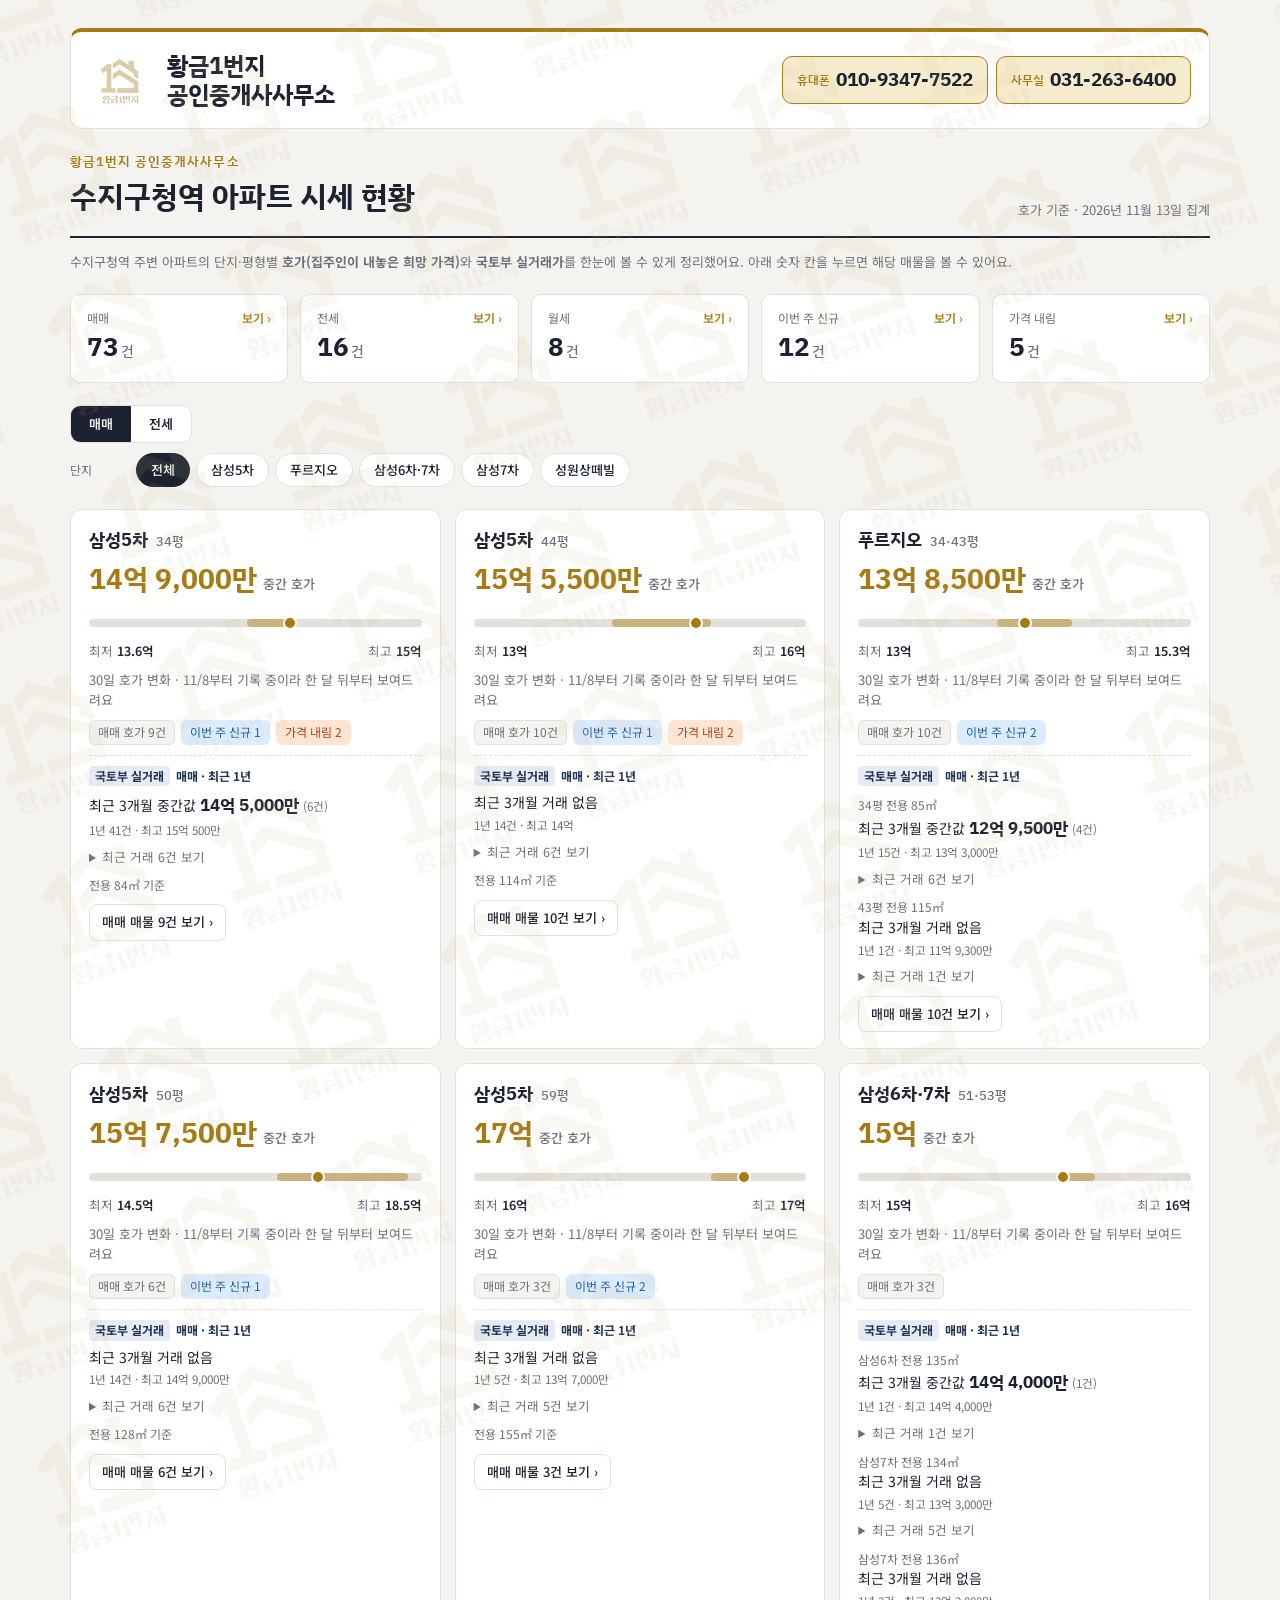
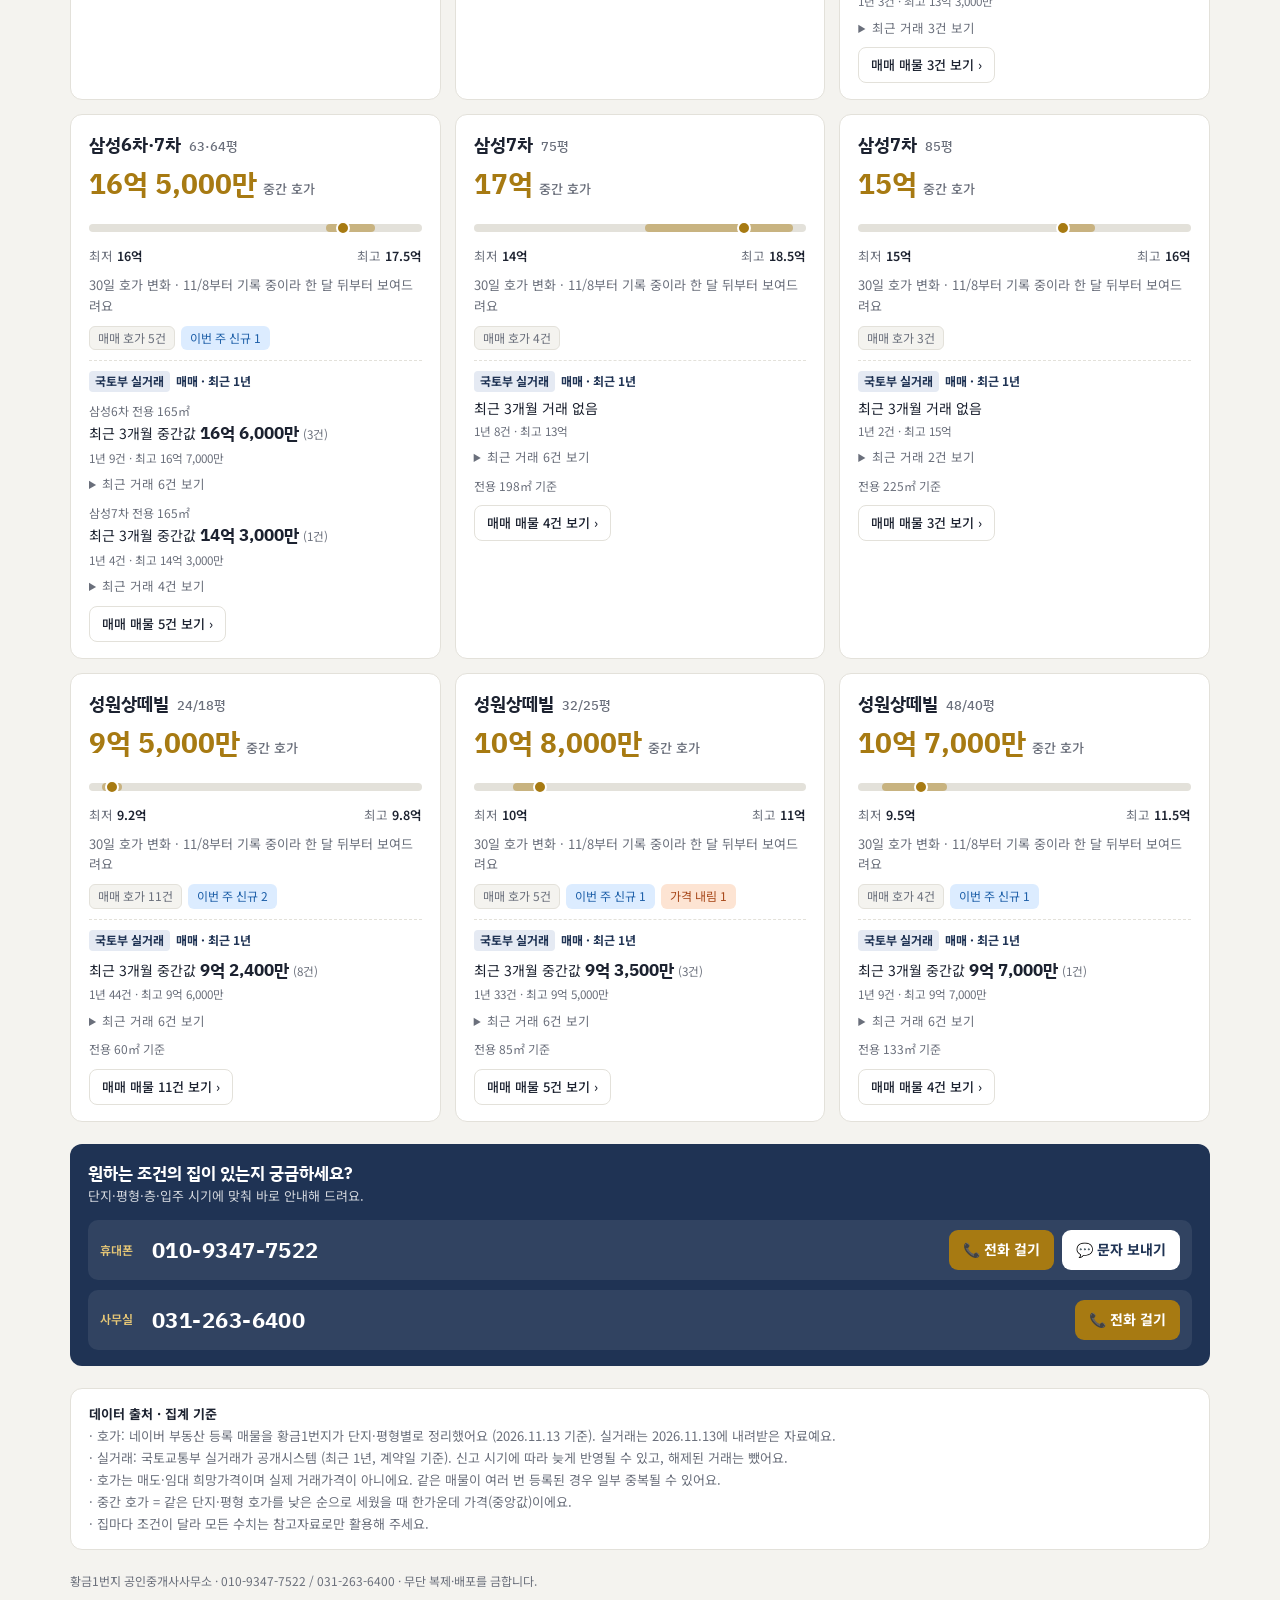
<file: index.html>
<!DOCTYPE html>
<html lang="ko">
<head>
<meta charset="utf-8">
<meta name="robots" content="noindex, nofollow, noarchive">
<meta name="googlebot" content="noindex, nofollow">
<meta name="NaverBot" content="noindex, nofollow">
<meta name="Yeti" content="noindex, nofollow">
<meta name="viewport" content="width=device-width, initial-scale=1">
<title>수지구청역 아파트 시세 현황 | 황금1번지 공인중개사사무소</title>
<meta name="description" content="수지구청역 주변 아파트 단지·평형별 호가 시세 · 황금1번지 공인중개사사무소 010-9347-7522 / 031-263-6400">
<meta property="og:type" content="website">
<meta property="og:title" content="수지구청역 아파트 시세 현황">
<meta property="og:description" content="황금1번지 공인중개사사무소 · 010-9347-7522 / 031-263-6400">
<meta property="og:url" content="https://kym07-30.github.io/">
<meta property="og:site_name" content="황금1번지 공인중개사사무소">
<meta property="og:image" content="https://kym07-30.github.io/og.png">
<meta property="og:image:width" content="1200">
<meta property="og:image:height" content="630">
<meta name="twitter:card" content="summary_large_image">
<link rel="icon" href="icon.png"><link rel="apple-touch-icon" href="icon.png">
<link rel="preconnect" href="https://fonts.googleapis.com">
<link rel="preconnect" href="https://fonts.gstatic.com" crossorigin>
<link href="https://fonts.googleapis.com/css2?family=IBM+Plex+Sans+KR:wght@500;600;700&family=Noto+Sans+KR:wght@400;500;700&display=swap" rel="stylesheet">
<style>
:root{
  --bg:#f4f3ef; --surface:#ffffff; --ink:#1c2230; --muted:#6a6f7b; --line:#e3e1da;
  --gold:#a77a12; --gold-soft:#f6eccd; --navy:#1f3354; --navy-soft:#e5eaf3;
  --jeonse:#2f6b5a; --jeonse-soft:#e1efe9; --warn:#a2491f; --lilac:#e6dcfb; --lilac-ink:#3f2a75; --wolse:#a8481a; --wolse-soft:#fde4d3;
  --font-display:"IBM Plex Sans KR","Noto Sans KR",system-ui,sans-serif;
  --font-body:"Noto Sans KR",system-ui,-apple-system,"Apple SD Gothic Neo","Malgun Gothic",sans-serif;
  color-scheme:light;
}
@media (prefers-color-scheme: dark){
  :root{
    --bg:#13161c; --surface:#1b1f27; --ink:#e9e7e1; --muted:#9a9ea8; --line:#2c313b;
    --gold:#e2b44a; --gold-soft:#3a3020; --navy:#a9bde0; --navy-soft:#24304a;
    --jeonse:#7fc6ae; --jeonse-soft:#1e3830; --warn:#e99a72; --lilac:#4a3a78; --lilac-ink:#efe8ff; --wolse:#f2a77c; --wolse-soft:#43271a; color-scheme:dark;
  }
}
*{box-sizing:border-box}
html,body{margin:0}
body{background:var(--bg);color:var(--ink);font-family:var(--font-body);font-size:15px;line-height:1.55;-webkit-font-smoothing:antialiased}
.wrap{max-width:1180px;margin:0 auto;padding:28px 20px 60px;display:flex;flex-direction:column;gap:22px}
header{display:flex;flex-wrap:wrap;align-items:flex-end;justify-content:space-between;gap:14px;border-bottom:2px solid var(--ink);padding-bottom:16px}
.brand{font-family:var(--font-display);font-size:13px;font-weight:600;letter-spacing:.08em;color:var(--gold)}
h1{font-family:var(--font-display);font-size:30px;font-weight:700;margin:2px 0 0;text-wrap:balance}
.asof{font-size:13px;color:var(--muted)}
button{font:inherit;font-size:13px;font-weight:500;border:1px solid var(--line);background:var(--surface);color:var(--ink);border-radius:8px;padding:7px 12px;cursor:pointer}
button:hover{border-color:var(--ink)}
button:focus-visible,input:focus-visible{outline:2px solid var(--gold);outline-offset:2px}
.stats{display:grid;grid-template-columns:repeat(auto-fit,minmax(150px,1fr));gap:12px}
.stat{background:var(--surface);border:1px solid var(--line);border-radius:10px;padding:14px 16px}
.stat .k{font-size:12px;color:var(--muted)}
.stat .v{font-family:var(--font-display);font-size:26px;font-weight:700;font-variant-numeric:tabular-nums}
.stat .v small{font-size:14px;font-weight:500;color:var(--muted);margin-left:2px}
.controls{display:flex;flex-wrap:wrap;gap:10px;align-items:center}
.chip{border-radius:999px;padding:6px 14px}
.chip[aria-pressed="true"]{background:var(--ink);color:var(--bg);border-color:var(--ink)}
input[type=search]{font:inherit;font-size:14px;border:1px solid var(--line);background:var(--surface);color:var(--ink);border-radius:8px;padding:7px 12px;flex:1;min-width:180px}
.empty{padding:40px;text-align:center;color:var(--muted);border:1px dashed var(--line);border-radius:12px}
.pill{font-size:12px;font-weight:700;border-radius:6px;padding:3px 9px;white-space:nowrap}
.pill.sale{background:var(--navy-soft);color:var(--navy)}
.pill.jeonse{background:var(--jeonse-soft);color:var(--jeonse)}
.pill.wolse{background:var(--wolse-soft);color:var(--wolse)}
.pill.other{background:var(--gold-soft);color:var(--gold)}
.chiprow{display:flex;gap:6px;flex-wrap:wrap;align-items:center}
.controls{flex-direction:column;align-items:stretch}
.sortbox{display:inline-flex;align-items:center;gap:6px}
.sortbox select{font:inherit;font-size:14px;border:1px solid var(--line);background:var(--surface);color:var(--ink);border-radius:8px;padding:6px 10px}
.chip.tog[aria-pressed="true"]{background:var(--gold);border-color:var(--gold);color:#fff}
.chip[disabled]{opacity:.4;cursor:default}
details.more{background:var(--surface);border:1px solid var(--line);border-radius:10px}
details.more summary{cursor:pointer;padding:10px 14px;font-weight:600;font-size:14px;display:flex;align-items:center;gap:8px;list-style:none}
details.more summary::-webkit-details-marker{display:none}
details.more summary::before{content:"▸";color:var(--muted);transition:transform .15s}
details.more[open] summary::before{transform:rotate(90deg)}
.morehint{font-weight:400;color:var(--muted);font-size:13px}
.morecnt{margin-left:auto;background:var(--gold);color:#fff;border-radius:999px;font-size:12px;padding:1px 8px}
.morecnt:empty{display:none}
.morebody{padding:4px 14px 12px;display:flex;flex-direction:column;gap:10px;border-top:1px solid var(--line)}
.morebody .chiprow{padding-top:8px}
.chiprow .lab{min-width:58px}
.fnote{margin:0;font-size:12px;color:var(--muted)}
.resbar{display:flex;align-items:center;justify-content:space-between;gap:8px;font-size:14px}
.resbar b{color:var(--gold)}
.chiprow .lab{font-size:12px;color:var(--muted);margin-right:2px}
.agroup{background:var(--surface);border:1px solid var(--line);border-radius:12px;overflow:hidden}
.agroup h2{margin:0;font-family:var(--font-display);font-size:18px}
.agroup summary{list-style:none;cursor:pointer;padding:12px 16px;display:flex;align-items:baseline;gap:10px;flex-wrap:wrap;user-select:none}
.agroup summary::-webkit-details-marker{display:none}
.agroup summary::before{content:"▸";color:var(--muted);font-size:14px;transition:transform .15s;display:inline-block}
.agroup[open] summary::before{transform:rotate(90deg)}
.agroup[open] summary{border-bottom:1px solid var(--line)}
.agroup summary:hover{background:color-mix(in srgb,var(--bg) 60%,var(--surface))}
.agroup summary:focus-visible{outline:2px solid var(--gold);outline-offset:-2px}
.agroup summary .meta{font-size:13px;color:var(--muted)}
.agroup summary .sean{font-size:12px;background:var(--lilac);color:var(--lilac-ink);border-radius:4px;padding:1px 6px}
mark.lilac{background:var(--lilac);color:var(--lilac-ink);border-radius:3px;padding:1px 3px;-webkit-box-decoration-break:clone;box-decoration-break:clone}
.foldall{display:flex;gap:6px;justify-content:flex-end;margin-bottom:-6px}
.tscroll{overflow-x:auto}
table.av{width:100%;border-collapse:collapse;font-size:14.5px;min-width:560px;table-layout:fixed}
table.av col.c-dong{width:120px}table.av col.c-fl{width:96px}table.av col.c-pr{width:150px}
table.av th{text-align:left;font-size:12px;font-weight:500;color:var(--muted);padding:8px 16px;background:color-mix(in srgb,var(--bg) 55%,var(--surface));white-space:nowrap}
table.av td{padding:10px 16px;border-top:1px solid var(--line);vertical-align:top;line-height:1.45}
table.av td.dong{font-weight:600;font-variant-numeric:tabular-nums;white-space:nowrap}
table.av td.fl{font-variant-numeric:tabular-nums;color:var(--muted);white-space:nowrap}
table.av td.pr{font-family:var(--font-display);font-weight:700;color:var(--gold);font-variant-numeric:tabular-nums;white-space:pre-line}
table.av td.memo2{white-space:pre-line;overflow-wrap:anywhere}
.gsub{display:block;font-size:12px;font-weight:400;color:var(--muted)}
table.av tr.tsub td{padding:12px 16px 6px;border-top:1px solid var(--line);background:none}
table.av tr.tsub.sale td{box-shadow:inset 3px 0 0 var(--navy)}
table.av tr.tsub.jeonse td{box-shadow:inset 3px 0 0 var(--jeonse)}
table.av tr.tsub.wolse td{box-shadow:inset 3px 0 0 var(--wolse)}
table.av tr.tsub + tr td{border-top:0}
.tcount{font-size:12px;color:var(--muted);margin-left:8px}
table.av tbody tr:not(.tsub):hover td{background:color-mix(in srgb,var(--bg) 45%,var(--surface))}
table.av tr.newrow td:first-child{box-shadow:inset 3px 0 0 #3b82d6}
table.av tr.newrow td{background:color-mix(in srgb,#dcecff 45%,transparent)}
.chg{display:block;font-size:12px;color:var(--warn);font-weight:500;font-family:var(--font-body)}
.newtag{font-size:11px;font-weight:700;color:#1d5fa8;background:#dcecff;border-radius:4px;padding:1px 6px;margin-right:4px;white-space:nowrap}
footer{font-size:12px;color:var(--muted)}
@media (max-width:420px){h1{font-size:24px}}
@media (prefers-reduced-motion:reduce){*{transition:none!important}}

/* 워터마크: 화면 전체에 로고를 연하게 깔고, 표 위에도 겹치게 해서 캡처해도 남도록 */
.wm{position:fixed;inset:-50%;z-index:50;pointer-events:none;background-image:url([data-uri]);background-size:180px 180px;background-repeat:repeat;opacity:.15;transform:rotate(-18deg)}
@media print{.wm{position:fixed}}
.office{display:flex;align-items:center;gap:14px}
.office img{width:64px;height:64px;flex:none}
.oname{font-family:var(--font-display);font-size:24px;font-weight:700;line-height:1.2}
.contact{display:flex;flex-wrap:wrap;gap:8px}
.tel{cursor:pointer;display:inline-flex;align-items:center;gap:6px;font-family:var(--font-display);font-size:19px;font-weight:700;color:var(--ink);background:var(--gold-soft);border:1px solid var(--gold);border-radius:10px;padding:8px 14px;text-decoration:none;font-variant-numeric:tabular-nums}
.toast{position:fixed;left:50%;bottom:24px;transform:translateX(-50%);background:var(--ink);color:var(--bg);padding:10px 16px;border-radius:999px;font-size:14px;z-index:60}.toast[hidden]{display:none}
.sheet-bg{position:fixed;inset:0;background:rgba(10,12,18,.45);z-index:70;display:flex;align-items:flex-end;justify-content:center;padding:16px}
.sheet-bg[hidden]{display:none}
.sheet{background:var(--surface);color:var(--ink);width:min(420px,100%);border-radius:16px;padding:18px;display:flex;flex-direction:column;gap:10px;box-shadow:0 20px 50px rgba(0,0,0,.25)}
.sheet .num{font-family:var(--font-display);font-size:26px;font-weight:700;text-align:center;font-variant-numeric:tabular-nums;-webkit-user-select:text;user-select:text}
.sheet .sub{font-size:13px;color:var(--muted);text-align:center;margin-top:-6px}
.sheet a,.sheet button{font:inherit;font-size:16px;font-weight:600;text-align:center;text-decoration:none;border-radius:10px;padding:13px;border:1px solid var(--line);background:var(--bg);color:var(--ink);cursor:pointer;display:block}
.sheet a.call{background:var(--gold);border-color:var(--gold);color:#fff}
.sheet .cancel{background:none;border:0;color:var(--muted);font-weight:500}
@media (min-width:700px){.sheet-bg{align-items:center}}
.tel small{font-size:12px;font-weight:600;color:var(--gold)}
.tel:hover{background:var(--gold);color:#fff}.tel:hover small{color:#fff}
.topbar{display:flex;flex-wrap:wrap;align-items:center;justify-content:space-between;gap:14px;background:var(--surface);border:1px solid var(--line);border-top:4px solid var(--gold);border-radius:12px;padding:16px 18px}
body{-webkit-user-select:none;user-select:none}
input{-webkit-user-select:text;user-select:text}
@media (max-width:520px){.oname{font-size:20px}.tel{font-size:17px}}

/* 휴대폰: 옆으로 넘기지 않아도 되게, 한 매물을 두 줄로 (동·층·가격 / 상태·메모) */
@media (max-width:600px){
  .tscroll{overflow-x:visible}
  table.av{min-width:0;table-layout:auto}
  table.av colgroup{display:none}
  table.av thead tr,table.av tbody tr:not(.tsub){display:grid;grid-template-columns:78px 72px 1fr;column-gap:4px}
  table.av thead th:nth-child(4){display:none}
  table.av th,table.av td{padding-left:12px;padding-right:6px}
  table.av tbody tr:not(.tsub){border-top:1px solid var(--line)}
  table.av tbody tr:not(.tsub) td{border-top:0;padding-top:10px;padding-bottom:2px}
  table.av td.pr{text-align:right;padding-right:12px}
  table.av thead th:nth-child(3){text-align:right;padding-right:12px}
  table.av td.memo2{grid-column:1/-1;padding:2px 12px 10px;font-size:14px;color:var(--ink)}
  table.av td.memo2:empty{display:none}
  table.av tr.tsub{display:table-row}
  table.av tr.tsub + tr{border-top:0}
}
</style>
<style>
.note{font-size:13px;color:var(--muted);margin:-8px 0 0}
.seg{display:inline-flex;border:1px solid var(--line);border-radius:10px;overflow:hidden;background:var(--surface)}
.seg button{border:0;border-radius:0;padding:8px 18px;font-weight:600}
.seg button[aria-pressed="true"]{background:var(--ink);color:var(--bg)}
.cards{display:grid;grid-template-columns:repeat(auto-fill,minmax(340px,1fr));gap:14px}
.mk{background:var(--surface);border:1px solid var(--line);border-radius:12px;padding:16px 18px;display:flex;flex-direction:column;gap:10px}
.mk h2{margin:0;font-family:var(--font-display);font-size:18px;display:flex;align-items:baseline;gap:8px;flex-wrap:wrap}
.mk h2 small{font-size:13px;font-weight:500;color:var(--muted)}
.mk .med{font-family:var(--font-display);font-size:28px;font-weight:700;color:var(--gold);font-variant-numeric:tabular-nums;line-height:1.1}
.mk .med span{font-size:13px;font-weight:500;color:var(--muted);margin-left:6px;font-family:var(--font-body)}
.rng{position:relative;height:8px;border-radius:99px;background:var(--line);margin:14px 0 4px}
.rng .bar{position:absolute;top:0;bottom:0;border-radius:99px;background:color-mix(in srgb,var(--gold) 45%,transparent)}
.rng .dot{position:absolute;top:50%;width:14px;height:14px;border-radius:50%;background:var(--gold);border:2px solid var(--surface);transform:translate(-50%,-50%)}
.rlab{display:flex;justify-content:space-between;font-size:12.5px;color:var(--muted);font-variant-numeric:tabular-nums}
.rlab b{color:var(--ink);font-weight:600}
.tags{display:flex;gap:6px;flex-wrap:wrap}
.tag{font-size:12px;border-radius:6px;padding:2px 8px;background:var(--bg);color:var(--muted);border:1px solid var(--line)}
.tag.new{background:#dcecff;color:#1d5fa8;border-color:transparent}
.tag.dn{background:var(--wolse-soft);color:var(--wolse);border-color:transparent}
.empty{padding:30px;text-align:center;color:var(--muted);border:1px dashed var(--line);border-radius:12px}
.src{background:var(--surface);border:1px solid var(--line);border-radius:12px;padding:14px 18px;font-size:13px;color:var(--muted);line-height:1.7}
.src b{color:var(--ink)}
.src p{margin:0}
.cta{display:flex;flex-wrap:wrap;gap:10px;align-items:center;justify-content:space-between;background:var(--navy);color:#fff;border-radius:12px;padding:16px 18px}
.cta .t{font-family:var(--font-display);font-size:17px;font-weight:700}
.cta .s{font-size:13px;opacity:.8}
.cta button{background:var(--gold);color:#fff;border-color:var(--gold);font-weight:700;padding:10px 16px}
@media (prefers-color-scheme: dark){.cta{background:#24304a}}
@media (max-width:420px){.cards{grid-template-columns:1fr}}
</style>
<style>
button.stat{font:inherit;text-align:left;cursor:pointer;display:block;width:100%;color:var(--ink)}
button.stat:hover{border-color:var(--gold)}
button.stat .k{display:flex;justify-content:space-between}
button.stat .k i{font-style:normal;color:var(--gold);font-weight:600}
.chg30{font-size:13px;color:var(--muted)}
.chg30 b.up{color:#c0392b}.chg30 b.dn{color:#1d5fa8}
.rt{border-top:1px dashed var(--line);padding-top:10px;display:flex;flex-direction:column;gap:6px}
.rt .rh{font-size:12px;font-weight:700;color:var(--navy);display:flex;align-items:center;gap:6px}
.rt .rh span{background:var(--navy-soft);border-radius:4px;padding:1px 6px}
.rt .rv{font-size:14px}.rt .rv b{font-family:var(--font-display);font-size:17px}
.rt .rv small{color:var(--muted)}
.rt details summary{font-size:12.5px;color:var(--muted);cursor:pointer}
.rt ul{list-style:none;margin:6px 0 0;padding:0;display:grid;gap:3px;font-size:13px;font-variant-numeric:tabular-nums}
.rt li{display:grid;grid-template-columns:70px 44px 1fr;gap:6px}
.rt li .dt{color:var(--muted)}
.rt .sub{font-size:12px;color:var(--muted);margin-top:4px}
.mk .more{align-self:flex-start;font-size:13px}
.panel-bg{position:fixed;inset:0;background:rgba(10,12,18,.5);z-index:65;display:flex;align-items:flex-end;justify-content:center}
.panel-bg[hidden]{display:none}
.panel{background:var(--surface);color:var(--ink);width:min(720px,100%);max-height:88vh;border-radius:16px 16px 0 0;display:flex;flex-direction:column;box-shadow:0 -10px 40px rgba(0,0,0,.25)}
@media (min-width:760px){.panel-bg{align-items:center}.panel{border-radius:16px}}
.phead{display:flex;justify-content:space-between;align-items:flex-start;gap:10px;padding:16px 18px;border-bottom:1px solid var(--line)}
.ptitle{font-family:var(--font-display);font-size:19px;font-weight:700}
.psub{font-size:13px;color:var(--muted)}
.pbody{overflow-y:auto;padding:4px 18px 12px}
.pg{margin-top:12px}
.pg h3{margin:0 0 4px;font-size:15px;font-family:var(--font-display);display:flex;gap:6px;align-items:baseline}
.pg h3 small{font-size:12px;color:var(--muted);font-weight:500}
.lrow{display:grid;grid-template-columns:52px 40px 1fr auto;gap:8px;align-items:baseline;padding:8px 0;border-top:1px solid var(--line);font-size:14px;font-variant-numeric:tabular-nums}
.lrow .lp{font-family:var(--font-display);font-weight:700;color:var(--gold);white-space:nowrap}
.lrow .lp small{display:block;font-size:11.5px;color:var(--warn);font-weight:500;font-family:var(--font-body)}
.lrow .lt{display:flex;gap:4px;flex-wrap:wrap;justify-content:flex-end}
.lrow .muted{color:var(--muted)}
.pfoot{display:flex;justify-content:space-between;align-items:center;gap:10px;padding:12px 18px;border-top:1px solid var(--line);font-size:13px;color:var(--muted)}
.pfoot .tel{font-size:14px;padding:8px 14px}

.cta{flex-direction:column;align-items:stretch;gap:14px}
.cnums{display:flex;flex-direction:column;gap:10px}
.cline{display:flex;flex-wrap:wrap;align-items:center;gap:8px;background:rgba(255,255,255,.08);border-radius:10px;padding:10px 12px}
.cl{font-size:12px;font-weight:600;color:#e6c776;min-width:44px}
.cn{font-family:var(--font-display);font-size:22px;font-weight:700;letter-spacing:.02em;margin-right:auto;-webkit-user-select:text;user-select:text}
.cbtn{display:inline-flex;align-items:center;gap:4px;text-decoration:none;font-weight:700;font-size:14px;border-radius:9px;padding:9px 14px;background:#fff;color:#1f3354;border:0}
.cbtn.call{background:var(--gold);color:#fff}
.pfoot b{color:var(--ink)}
.pbtns{display:flex;gap:6px}
.pfoot .cbtn{border:1px solid var(--line);padding:8px 12px}
@media (max-width:420px){.cn{font-size:20px;width:100%}.cline .cbtn{flex:1;justify-content:center}}

</style>
</head>
<body>
<div class="wm" aria-hidden="true"></div>
<div class="sheet-bg" id="sheetBg" hidden>
  <div class="sheet" role="dialog" aria-modal="true" aria-labelledby="sNum">
    <div class="num" id="sNum"></div>
    <div class="sub" id="sSub">원하시는 방법을 골라 주세요</div>
    <a class="call" id="sCall" target="_blank" rel="noopener">전화 걸기</a>
    <a id="sSms" target="_blank" rel="noopener">문자 보내기</a>
    <button type="button" id="sCopy">번호 복사</button>
    <button type="button" class="cancel" id="sClose">닫기</button>
  </div>
</div>
<div class="toast" id="toast" hidden></div>
<div class="wrap">
  <section class="topbar" aria-label="사무소 정보">
    <div class="office">
      <img src="[data-uri]" alt="황금1번지 로고">
      <div class="oname">황금1번지<br>공인중개사사무소</div>
    </div>
    <div class="contact">
      <button type="button" class="tel" data-num="010-9347-7522" data-sms="1"><small>휴대폰</small>010-9347-7522</button>
      <button type="button" class="tel" data-num="031-263-6400"><small>사무실</small>031-263-6400</button>
    </div>
  </section>
  <header>
    <div>
      <div class="brand">황금1번지 공인중개사사무소</div>
      <h1>수지구청역 아파트 시세 현황</h1>
    </div>
    <div class="asof">호가 기준 · 2026년 11월 13일 집계</div>
  </header>

  <p class="note">수지구청역 주변 아파트의 단지·평형별 <b>호가(집주인이 내놓은 희망 가격)</b>와 <b>국토부 실거래가</b>를 한눈에 볼 수 있게 정리했어요. 아래 숫자 칸을 누르면 해당 매물을 볼 수 있어요.</p>
  <section class="stats" id="stats" aria-label="요약"></section>
  <section class="controls" aria-label="보기">
    <div class="chiprow"><div class="seg" role="group" aria-label="거래 유형"><button type="button" data-t="sale" aria-pressed="true">매매</button><button type="button" data-t="jeon" aria-pressed="false">전세</button></div></div>
    <div class="chiprow" id="cxChips" role="group" aria-label="단지"></div>
  </section>
  <section class="cards" id="cards" aria-live="polite"></section>
  <section class="cta" aria-label="문의하기">
    <div class="ctxt"><div class="t">원하는 조건의 집이 있는지 궁금하세요?</div><div class="s">단지·평형·층·입주 시기에 맞춰 바로 안내해 드려요.</div></div>
    <div class="cnums">
      <div class="cline"><span class="cl">휴대폰</span><span class="cn">010-9347-7522</span>
        <a class="cbtn call" href="tel:01093477522" target="_blank" rel="noopener">📞 전화 걸기</a>
        <a class="cbtn" href="sms:01093477522" target="_blank" rel="noopener">💬 문자 보내기</a></div>
      <div class="cline"><span class="cl">사무실</span><span class="cn">031-263-6400</span>
        <a class="cbtn call" href="tel:0312636400" target="_blank" rel="noopener">📞 전화 걸기</a></div>
    </div>
  </section>
  <section class="src">
    <p><b>데이터 출처 · 집계 기준</b></p>
    <p id="srcAsof"></p>
    <p>· 실거래: 국토교통부 실거래가 공개시스템 (최근 1년, 계약일 기준). 신고 시기에 따라 늦게 반영될 수 있고, 해제된 거래는 뺐어요.</p>
    <p>· 호가는 매도·임대 희망가격이며 실제 거래가격이 아니에요. 같은 매물이 여러 번 등록된 경우 일부 중복될 수 있어요.</p>
    <p>· 중간 호가 = 같은 단지·평형 호가를 낮은 순으로 세웠을 때 한가운데 가격(중앙값)이에요.</p>
    <p>· 집마다 조건이 달라 모든 수치는 참고자료로만 활용해 주세요.</p>
  </section>
  <footer>황금1번지 공인중개사사무소 · 010-9347-7522 / 031-263-6400 · 무단 복제·배포를 금합니다.</footer>
</div>
<div class="panel-bg" id="panelBg" hidden>
  <div class="panel" role="dialog" aria-modal="true" aria-labelledby="pTitle">
    <div class="phead"><div><div class="ptitle" id="pTitle"></div><div class="psub" id="pSub"></div></div><button type="button" id="pClose" aria-label="닫기">닫기 ✕</button></div>
    <div class="pbody" id="pBody"></div>
    <div class="pfoot"><span>문의 <b>010-9347-7522</b></span><span class="pbtns"><a class="cbtn call" href="tel:01093477522" target="_blank" rel="noopener">📞 전화</a><a class="cbtn" href="sms:01093477522" target="_blank" rel="noopener">💬 문자</a></span></div>
  </div>
</div>

<script>
(function(){
  const D = {"asof": "2026-11-13", "rtAsof": "2026-11-13", "prevDate": null, "histStart": "2026-11-08", "groups": [{"g": "삼성5차 34평", "cx": "삼성5차", "py": "34평", "sale": {"n": 9, "min": 13.6, "med": 14.9, "max": 15.0}, "jeon": {"n": 1, "min": 7.0, "med": 7.0, "max": 7.0}, "wol": 1, "new": 1, "down": 2, "rt": [{"lab": "", "area": "84", "s": {"n": 41, "hi": 150500, "m3": 145000, "c3": 6, "last": [[261103, 138500, 7], [261031, 147000, 5], [261022, 150500, 7], [261014, 142000, 3], [261009, 149800, 6], [260813, 143000, 15]]}, "j": {"n": 32, "hi": 74000, "m3": 59925, "c3": 8, "last": [[261111, 65000, 8], [261031, 53500, 7], [261018, 74000, 9], [261010, 58800, 7], [260911, 59850, 4], [260905, 50000, 14]]}}]}, {"g": "삼성5차 44평", "cx": "삼성5차", "py": "44평", "sale": {"n": 10, "min": 13.0, "med": 15.55, "max": 16.0}, "jeon": {"n": 1, "min": 8.5, "med": 8.5, "max": 8.5}, "wol": 1, "new": 1, "down": 2, "rt": [{"lab": "", "area": "114", "s": {"n": 14, "hi": 140000, "m3": null, "c3": 0, "last": [[260722, 138000, 6], [260616, 137500, 9], [260530, 140000, 7], [260520, 93100, 16], [260514, 100000, 17], [260505, 81000, 15]]}, "j": {"n": 16, "hi": 88000, "m3": 74000, "c3": 2, "last": [[261017, 88000, 18], [260820, 60000, 14], [260712, 65000, 3], [260620, 50000, 17], [260613, 48000, 8], [260604, 70000, 13]]}}]}, {"g": "푸르지오 34·43평", "cx": "푸르지오", "py": "34·43평", "sale": {"n": 10, "min": 13.0, "med": 13.85, "max": 15.3}, "jeon": {"n": 2, "min": 7.6, "med": 7.6, "max": 7.6}, "wol": 1, "new": 2, "down": 0, "rt": [{"lab": "34평", "area": "85", "s": {"n": 15, "hi": 133000, "m3": 129500, "c3": 4, "last": [[261107, 133000, 9], [261107, 130000, 10], [261105, 129000, 5], [260825, 115000, 17], [260725, 123000, 12], [260721, 118700, 19]]}, "j": {"n": 28, "hi": 75000, "m3": 58800, "c3": 13, "last": [[261030, 56700, 17], [261027, 58800, 5], [261023, 56700, 4], [261021, 70500, 13], [261015, 72000, 3], [261009, 57700, 14]]}}, {"lab": "43평", "area": "115", "s": {"n": 1, "hi": 119300, "m3": null, "c3": 0, "last": [[251220, 119300, 8]]}, "j": {"n": 1, "hi": 68000, "m3": null, "c3": 0, "last": [[260117, 68000, 7]]}}]}, {"g": "삼성5차 50평", "cx": "삼성5차", "py": "50평", "sale": {"n": 6, "min": 14.5, "med": 15.75, "max": 18.5}, "jeon": {"n": 1, "min": 5.2, "med": 5.2, "max": 5.2}, "wol": 0, "new": 1, "down": 0, "rt": [{"lab": "", "area": "128", "s": {"n": 14, "hi": 149000, "m3": null, "c3": 0, "last": [[260711, 149000, 16], [260530, 145000, 4], [260526, 142000, 16], [260423, 129000, 9], [260305, 136000, 4], [260302, 132000, 6]]}, "j": {"n": 14, "hi": 95000, "m3": null, "c3": 0, "last": [[260725, 73500, 12], [260725, 71400, 3], [260606, 95000, 17], [260516, 90000, 4], [260418, 80000, 8], [260416, 80000, 8]]}}]}, {"g": "삼성5차 59평", "cx": "삼성5차", "py": "59평", "sale": {"n": 3, "min": 16.0, "med": 17.0, "max": 17.0}, "jeon": {"n": 1, "min": 9.5, "med": 9.5, "max": 9.5}, "wol": 0, "new": 2, "down": 0, "rt": [{"lab": "", "area": "155", "s": {"n": 5, "hi": 137000, "m3": null, "c3": 0, "last": [[260428, 130000, 4], [260312, 129500, 1], [260220, 137000, 5], [260130, 130000, 2], [260102, 117000, 1]]}, "j": {"n": 3, "hi": 80000, "m3": null, "c3": 0, "last": [[260730, 80000, 3], [260413, 80000, 7], [251125, 77000, 7]]}}]}, {"g": "삼성6차·7차 51·53평", "cx": "삼성6차·7차", "py": "51·53평", "sale": {"n": 3, "min": 15.0, "med": 15.0, "max": 16.0}, "jeon": {"n": 1, "min": 7.5, "med": 7.5, "max": 7.5}, "wol": 0, "new": 0, "down": 0, "rt": [{"lab": "삼성6차", "area": "135", "s": {"n": 1, "hi": 144000, "m3": 144000, "c3": 1, "last": [[260819, 144000, 8]]}, "j": {"n": 1, "hi": 72400, "m3": null, "c3": 0, "last": [[260711, 72400, 2]]}}, {"lab": "삼성7차", "area": "134", "s": {"n": 5, "hi": 133000, "m3": null, "c3": 0, "last": [[260811, 123500, 3], [260704, 133000, 11], [260515, 122500, 7], [260406, 100000, 4], [251213, 115000, 5]]}, "j": {"n": 1, "hi": 60900, "m3": null, "c3": 0, "last": [[260428, 60900, 15]]}}, {"lab": "삼성7차", "area": "136", "s": {"n": 3, "hi": 133000, "m3": null, "c3": 0, "last": [[260704, 133000, 10], [260121, 110000, 1], [251222, 105000, 10]]}, "j": {"n": 2, "hi": 68250, "m3": null, "c3": 0, "last": [[260717, 68250, 11], [260717, 68250, 11]]}}]}, {"g": "삼성6차·7차 63·64평", "cx": "삼성6차·7차", "py": "63·64평", "sale": {"n": 5, "min": 16.0, "med": 16.5, "max": 17.5}, "jeon": {"n": 1, "min": 8.0, "med": 8.0, "max": 8.0}, "wol": 0, "new": 1, "down": 0, "rt": [{"lab": "삼성6차", "area": "165", "s": {"n": 9, "hi": 167000, "m3": 166000, "c3": 3, "last": [[261103, 166000, 3], [261008, 167000, 9], [260910, 158000, 5], [260620, 150000, 10], [260613, 149000, 4], [260506, 149000, 6]]}, "j": {"n": 7, "hi": 85000, "m3": 80625, "c3": 2, "last": [[261017, 82500, 4], [261001, 78750, 3], [260720, 75000, 3], [251129, 63000, 12], [251125, 83000, 8], [251122, 75000, 11]]}}, {"lab": "삼성7차", "area": "165", "s": {"n": 4, "hi": 143000, "m3": 143000, "c3": 1, "last": [[261027, 143000, 9], [260630, 129000, 7], [260225, 140000, 12], [260117, 121500, 8]]}, "j": {"n": 2, "hi": 80000, "m3": null, "c3": 0, "last": [[260729, 69300, 5], [260716, 80000, 4]]}}]}, {"g": "삼성7차 75평", "cx": "삼성7차", "py": "75평", "sale": {"n": 4, "min": 14.0, "med": 17.0, "max": 18.5}, "jeon": null, "wol": 0, "new": 0, "down": 0, "rt": [{"lab": "", "area": "198", "s": {"n": 8, "hi": 130000, "m3": null, "c3": 0, "last": [[260630, 125000, 3], [260603, 127000, 12], [260530, 130000, 10], [260515, 130000, 13], [260422, 120000, 2], [260307, 119500, 2]]}, "j": {"n": 4, "hi": 85000, "m3": 80000, "c3": 1, "last": [[261031, 80000, 5], [260709, 70000, 12], [260709, 70000, 12], [260314, 85000, 6]]}}]}, {"g": "삼성7차 85평", "cx": "삼성7차", "py": "85평", "sale": {"n": 3, "min": 15.0, "med": 15.0, "max": 16.0}, "jeon": null, "wol": 0, "new": 0, "down": 0, "rt": [{"lab": "", "area": "225", "s": {"n": 2, "hi": 150000, "m3": null, "c3": 0, "last": [[260806, 134000, 5], [260711, 150000, 4]]}, "j": {"n": 7, "hi": 100000, "m3": 79000, "c3": 2, "last": [[261111, 80000, 3], [261030, 78000, 11], [260723, 100000, 7], [260512, 75000, 11], [260120, 78000, 11], [251119, 75000, 1]]}}]}, {"g": "성원상떼빌 24/18평", "cx": "성원상떼빌", "py": "24/18평", "sale": {"n": 11, "min": 9.2, "med": 9.5, "max": 9.8}, "jeon": {"n": 1, "min": 5.0, "med": 5.0, "max": 5.0}, "wol": 1, "new": 2, "down": 0, "rt": [{"lab": "", "area": "60", "s": {"n": 44, "hi": 96000, "m3": 92400, "c3": 8, "last": [[261028, 93000, 9], [261028, 92800, 13], [261024, 90000, 5], [261020, 96000, 8], [261014, 92000, 11], [261010, 88500, 16]]}, "j": {"n": 50, "hi": 47000, "m3": 44500, "c3": 12, "last": [[261110, 37800, 15], [261106, 44000, 2], [261024, 45000, 7], [261023, 45500, 16], [261022, 45000, 6], [261007, 34650, 3]]}}]}, {"g": "성원상떼빌 32/25평", "cx": "성원상떼빌", "py": "32/25평", "sale": {"n": 5, "min": 10.0, "med": 10.8, "max": 11.0}, "jeon": {"n": 7, "min": 5.2, "med": 5.6, "max": 6.0}, "wol": 1, "new": 1, "down": 1, "rt": [{"lab": "", "area": "85", "s": {"n": 33, "hi": 95000, "m3": 93500, "c3": 3, "last": [[261007, 95000, 19], [260919, 75000, 1], [260918, 93500, 10], [260808, 93800, 8], [260723, 91000, 14], [260702, 84000, 1]]}, "j": {"n": 44, "hi": 60000, "m3": 52000, "c3": 10, "last": [[261028, 60000, 5], [261024, 52000, 7], [261016, 59000, 4], [261012, 43000, 6], [261010, 50000, 7], [261009, 55000, 6]]}}]}, {"g": "성원상떼빌 48/40평", "cx": "성원상떼빌", "py": "48/40평", "sale": {"n": 4, "min": 9.5, "med": 10.7, "max": 11.5}, "jeon": null, "wol": 3, "new": 1, "down": 0, "rt": [{"lab": "", "area": "133", "s": {"n": 9, "hi": 97000, "m3": 97000, "c3": 1, "last": [[261009, 97000, 6], [260528, 83000, 10], [260417, 60000, 8], [260320, 93000, 17], [260225, 92000, 10], [260224, 90000, 4]]}, "j": {"n": 10, "hi": 65000, "m3": 54400, "c3": 2, "last": [[260829, 50000, 2], [260813, 58800, 3], [260506, 60000, 12], [260314, 59000, 1], [260314, 64000, 3], [260110, 65000, 16]]}}]}], "tot": {"sale": 73, "jeon": 16, "wol": 8, "new": 12, "down": 5}, "list": [{"g": "삼성5차 34평", "t": "매매", "d": "510", "b": "중층", "p": "14.9", "x": "15→14.9", "n": 0, "dn": 1, "se": 0}, {"g": "삼성5차 34평", "t": "매매", "d": "515", "b": "저층", "p": "13.6", "x": "", "n": 0, "dn": 0, "se": 1}, {"g": "삼성5차 34평", "t": "매매", "d": "515", "b": "중층", "p": "15", "x": "15.5→15", "n": 0, "dn": 1, "se": 1}, {"g": "삼성5차 34평", "t": "매매", "d": "515", "b": "고층", "p": "15", "x": "", "n": 0, "dn": 0, "se": 0}, {"g": "삼성5차 34평", "t": "매매", "d": "516", "b": "고층", "p": "14.9", "x": "", "n": 0, "dn": 0, "se": 0}, {"g": "삼성5차 34평", "t": "매매", "d": "518", "b": "고층", "p": "15", "x": "", "n": 0, "dn": 0, "se": 0}, {"g": "삼성5차 34평", "t": "매매", "d": "523", "b": "중층", "p": "15", "x": "", "n": 0, "dn": 0, "se": 0}, {"g": "삼성5차 34평", "t": "매매", "d": "524", "b": "저층", "p": "14", "x": "", "n": 0, "dn": 0, "se": 0}, {"g": "삼성5차 34평", "t": "매매", "d": "524", "b": "중층", "p": "14.8", "x": "", "n": 0, "dn": 0, "se": 0}, {"g": "삼성5차 34평", "t": "전세", "d": "526", "b": "고층", "p": "7", "x": "", "n": 0, "dn": 0, "se": 0}, {"g": "삼성5차 34평", "t": "월세", "d": "526", "b": "고층", "p": "5/80", "x": "", "n": 1, "dn": 0, "se": 0}, {"g": "삼성5차 50평", "t": "매매", "d": "504", "b": "중층", "p": "18.5", "x": "", "n": 0, "dn": 0, "se": 0}, {"g": "삼성5차 50평", "t": "매매", "d": "509", "b": "저층", "p": "16", "x": "", "n": 0, "dn": 0, "se": 1}, {"g": "삼성5차 50평", "t": "매매", "d": "522", "b": "저층", "p": "14.5", "x": "14-14.5", "n": 0, "dn": 0, "se": 0}, {"g": "삼성5차 50평", "t": "매매", "d": "522", "b": "저층", "p": "14.5", "x": "", "n": 0, "dn": 0, "se": 1}, {"g": "삼성5차 50평", "t": "매매", "d": "525", "b": "고층", "p": "15.5", "x": "", "n": 0, "dn": 0, "se": 0}, {"g": "삼성5차 50평", "t": "매매", "d": "525", "b": "고층", "p": "16.8", "x": "", "n": 0, "dn": 0, "se": 0}, {"g": "삼성5차 50평", "t": "전세", "d": "525", "b": "저층", "p": "5.2/150", "x": "", "n": 1, "dn": 0, "se": 0}, {"g": "삼성6차·7차 63·64평", "t": "매매", "d": "608", "b": "고층", "p": "17", "x": "", "n": 0, "dn": 0, "se": 0}, {"g": "삼성6차·7차 63·64평", "t": "매매", "d": "611", "b": "고층", "p": "17.5", "x": "", "n": 1, "dn": 0, "se": 0}, {"g": "삼성6차·7차 63·64평", "t": "매매", "d": "705", "b": "저층", "p": "16", "x": "", "n": 0, "dn": 0, "se": 0}, {"g": "삼성6차·7차 63·64평", "t": "매매", "d": "706", "b": "중층", "p": "16.5", "x": "", "n": 0, "dn": 0, "se": 0}, {"g": "삼성6차·7차 63·64평", "t": "매매", "d": "706", "b": "고층", "p": "16", "x": "", "n": 0, "dn": 0, "se": 0}, {"g": "삼성6차·7차 63·64평", "t": "전세", "d": "705", "b": "중층", "p": "8", "x": "", "n": 0, "dn": 0, "se": 0}, {"g": "성원상떼빌 24/18평", "t": "매매", "d": "109", "b": "중층", "p": "9.6", "x": "", "n": 0, "dn": 0, "se": 0}, {"g": "성원상떼빌 24/18평", "t": "매매", "d": "110", "b": "중층", "p": "9.8", "x": "", "n": 1, "dn": 0, "se": 0}, {"g": "성원상떼빌 24/18평", "t": "매매", "d": "110", "b": "고층", "p": "9.6", "x": "", "n": 0, "dn": 0, "se": 0}, {"g": "성원상떼빌 24/18평", "t": "매매", "d": "111", "b": "중층", "p": "9.6", "x": "", "n": 0, "dn": 0, "se": 0}, {"g": "성원상떼빌 24/18평", "t": "매매", "d": "113", "b": "고층", "p": "9.5", "x": "", "n": 0, "dn": 0, "se": 0}, {"g": "성원상떼빌 24/18평", "t": "매매", "d": "113", "b": "중층", "p": "9.4", "x": "", "n": 0, "dn": 0, "se": 0}, {"g": "성원상떼빌 24/18평", "t": "매매", "d": "114", "b": "저층", "p": "9.3", "x": "", "n": 0, "dn": 0, "se": 0}, {"g": "성원상떼빌 24/18평", "t": "매매", "d": "114", "b": "중층", "p": "9.2", "x": "", "n": 0, "dn": 0, "se": 0}, {"g": "성원상떼빌 24/18평", "t": "매매", "d": "114", "b": "중층", "p": "9.4", "x": "", "n": 0, "dn": 0, "se": 0}, {"g": "성원상떼빌 24/18평", "t": "매매", "d": "114", "b": "고층", "p": "9.5", "x": "", "n": 1, "dn": 0, "se": 0}, {"g": "성원상떼빌 24/18평", "t": "매매", "d": "114", "b": "고층", "p": "9.7", "x": "", "n": 0, "dn": 0, "se": 0}, {"g": "성원상떼빌 24/18평", "t": "전세", "d": "110", "b": "중층", "p": "5", "x": "", "n": 0, "dn": 0, "se": 0}, {"g": "성원상떼빌 24/18평", "t": "월세", "d": "110", "b": "고층", "p": "1/160", "x": "", "n": 0, "dn": 0, "se": 0}, {"g": "삼성5차 44평", "t": "매매", "d": "501", "b": "고층", "p": "15.8", "x": "16.5→15.8", "n": 0, "dn": 1, "se": 1}, {"g": "삼성5차 44평", "t": "매매", "d": "514", "b": "중층", "p": "16", "x": "", "n": 0, "dn": 0, "se": 0}, {"g": "삼성5차 44평", "t": "매매", "d": "520", "b": "저층", "p": "13", "x": "", "n": 0, "dn": 0, "se": 1}, {"g": "삼성5차 44평", "t": "매매", "d": "520", "b": "저층", "p": "16", "x": "", "n": 0, "dn": 0, "se": 0}, {"g": "삼성5차 44평", "t": "매매", "d": "520", "b": "중층", "p": "15.5", "x": "", "n": 0, "dn": 0, "se": 1}, {"g": "삼성5차 44평", "t": "매매", "d": "520", "b": "중층", "p": "16", "x": "", "n": 0, "dn": 0, "se": 0}, {"g": "삼성5차 44평", "t": "매매", "d": "520", "b": "고층", "p": "15.6", "x": "", "n": 0, "dn": 0, "se": 0}, {"g": "삼성5차 44평", "t": "매매", "d": "520", "b": "고층", "p": "15.5", "x": "", "n": 1, "dn": 0, "se": 0}, {"g": "삼성5차 44평", "t": "매매", "d": "521", "b": "저층", "p": "15", "x": "", "n": 0, "dn": 0, "se": 1}, {"g": "삼성5차 44평", "t": "매매", "d": "521", "b": "저층", "p": "14.9", "x": "15.8→15.5", "n": 0, "dn": 1, "se": 0}, {"g": "삼성5차 44평", "t": "전세", "d": "521", "b": "중층", "p": "8.5", "x": "", "n": 0, "dn": 0, "se": 0}, {"g": "삼성5차 44평", "t": "월세", "d": "520", "b": "중층", "p": "1/300", "x": "", "n": 0, "dn": 0, "se": 0}, {"g": "삼성5차 59평", "t": "매매", "d": "505", "b": "중층", "p": "17", "x": "", "n": 0, "dn": 0, "se": 0}, {"g": "삼성5차 59평", "t": "매매", "d": "505", "b": "저층", "p": "17", "x": "", "n": 1, "dn": 0, "se": 0}, {"g": "삼성5차 59평", "t": "매매", "d": "505", "b": "저층", "p": "16", "x": "", "n": 0, "dn": 0, "se": 0}, {"g": "삼성5차 59평", "t": "전세", "d": "505", "b": "-", "p": "9.5", "x": "", "n": 1, "dn": 0, "se": 0}, {"g": "삼성7차 75평", "t": "매매", "d": "707", "b": "저층", "p": "14", "x": "", "n": 0, "dn": 0, "se": 0}, {"g": "삼성7차 75평", "t": "매매", "d": "707", "b": "저층", "p": "18", "x": "", "n": 0, "dn": 0, "se": 0}, {"g": "삼성7차 75평", "t": "매매", "d": "708", "b": "중층", "p": "18.5", "x": "", "n": 0, "dn": 0, "se": 0}, {"g": "삼성7차 75평", "t": "매매", "d": "708", "b": "중층", "p": "16", "x": "", "n": 0, "dn": 0, "se": 0}, {"g": "성원상떼빌 32/25평", "t": "매매", "d": "101", "b": "중층", "p": "10", "x": "10.2→10.4", "n": 0, "dn": 0, "se": 1}, {"g": "성원상떼빌 32/25평", "t": "매매", "d": "102", "b": "고층", "p": "11", "x": "", "n": 0, "dn": 0, "se": 0}, {"g": "성원상떼빌 32/25평", "t": "매매", "d": "103", "b": "중층", "p": "11", "x": "", "n": 1, "dn": 0, "se": 0}, {"g": "성원상떼빌 32/25평", "t": "매매", "d": "103", "b": "고층", "p": "10.8", "x": "", "n": 0, "dn": 0, "se": 0}, {"g": "성원상떼빌 32/25평", "t": "매매", "d": "104", "b": "저층", "p": "10", "x": "9.6→10", "n": 0, "dn": 0, "se": 0}, {"g": "성원상떼빌 32/25평", "t": "전세", "d": "101", "b": "저층", "p": "5.6", "x": "5.5-5.8", "n": 0, "dn": 0, "se": 0}, {"g": "성원상떼빌 32/25평", "t": "전세", "d": "102", "b": "저층", "p": "5.5", "x": "", "n": 0, "dn": 0, "se": 0}, {"g": "성원상떼빌 32/25평", "t": "전세", "d": "103", "b": "저층", "p": "6", "x": "", "n": 0, "dn": 0, "se": 0}, {"g": "성원상떼빌 32/25평", "t": "전세", "d": "105", "b": "고층", "p": "5.2", "x": "", "n": 0, "dn": 0, "se": 0}, {"g": "성원상떼빌 32/25평", "t": "전세", "d": "106", "b": "저층", "p": "5.4", "x": "5.6→5.4", "n": 0, "dn": 1, "se": 0}, {"g": "성원상떼빌 32/25평", "t": "전세", "d": "104", "b": "저층", "p": "5.9", "x": "", "n": 0, "dn": 0, "se": 0}, {"g": "성원상떼빌 32/25평", "t": "전세", "d": "101", "b": "고층", "p": "5.7", "x": "", "n": 0, "dn": 0, "se": 0}, {"g": "성원상떼빌 32/25평", "t": "월세", "d": "106", "b": "중층", "p": "500/320", "x": "", "n": 0, "dn": 0, "se": 0}, {"g": "푸르지오 34·43평", "t": "매매", "d": "101", "b": "중층", "p": "13.8", "x": "", "n": 0, "dn": 0, "se": 0}, {"g": "푸르지오 34·43평", "t": "매매", "d": "101", "b": "중층", "p": "13.8", "x": "", "n": 0, "dn": 0, "se": 0}, {"g": "푸르지오 34·43평", "t": "매매", "d": "101", "b": "고층", "p": "13", "x": "", "n": 0, "dn": 0, "se": 1}, {"g": "푸르지오 34·43평", "t": "매매", "d": "104", "b": "저층", "p": "14", "x": "", "n": 0, "dn": 0, "se": 0}, {"g": "푸르지오 34·43평", "t": "매매", "d": "104", "b": "저층", "p": "13", "x": "", "n": 0, "dn": 0, "se": 0}, {"g": "푸르지오 34·43평", "t": "매매", "d": "104", "b": "중층", "p": "13.2", "x": "", "n": 0, "dn": 0, "se": 0}, {"g": "푸르지오 34·43평", "t": "매매", "d": "104", "b": "고층", "p": "14", "x": "", "n": 0, "dn": 0, "se": 0}, {"g": "푸르지오 34·43평", "t": "매매", "d": "106", "b": "저층", "p": "14", "x": "", "n": 0, "dn": 0, "se": 0}, {"g": "푸르지오 34·43평", "t": "매매", "d": "106", "b": "중층", "p": "13.9", "x": "", "n": 1, "dn": 0, "se": 0}, {"g": "푸르지오 34·43평", "t": "매매", "d": "105", "b": "저층", "p": "15.3", "x": "", "n": 0, "dn": 0, "se": 0}, {"g": "푸르지오 34·43평", "t": "전세", "d": "102", "b": "중층", "p": "7.6", "x": "", "n": 0, "dn": 0, "se": 0}, {"g": "푸르지오 34·43평", "t": "전세", "d": "106", "b": "저층", "p": "7.6", "x": "", "n": 1, "dn": 0, "se": 0}, {"g": "푸르지오 34·43평", "t": "월세", "d": "101", "b": "저층", "p": "2/210", "x": "", "n": 0, "dn": 0, "se": 0}, {"g": "삼성6차·7차 51·53평", "t": "매매", "d": "710", "b": "저층", "p": "15", "x": "", "n": 0, "dn": 0, "se": 0}, {"g": "삼성6차·7차 51·53평", "t": "매매", "d": "710", "b": "중층", "p": "15", "x": "", "n": 0, "dn": 0, "se": 0}, {"g": "삼성6차·7차 51·53평", "t": "매매", "d": "710", "b": "저층", "p": "16", "x": "", "n": 0, "dn": 0, "se": 0}, {"g": "삼성6차·7차 51·53평", "t": "전세", "d": "710", "b": "저층", "p": "7.5", "x": "", "n": 0, "dn": 0, "se": 0}, {"g": "삼성7차 85평", "t": "매매", "d": "703", "b": "고층", "p": "15", "x": "", "n": 0, "dn": 0, "se": 0}, {"g": "삼성7차 85평", "t": "매매", "d": "703", "b": "저층", "p": "15", "x": "", "n": 0, "dn": 0, "se": 0}, {"g": "삼성7차 85평", "t": "매매", "d": "704", "b": "고층", "p": "16", "x": "", "n": 0, "dn": 0, "se": 0}, {"g": "성원상떼빌 48/40평", "t": "매매", "d": "115", "b": "저층", "p": "9.5", "x": "", "n": 0, "dn": 0, "se": 0}, {"g": "성원상떼빌 48/40평", "t": "매매", "d": "115", "b": "저층", "p": "10.5", "x": "10-10.5", "n": 0, "dn": 0, "se": 0}, {"g": "성원상떼빌 48/40평", "t": "매매", "d": "115", "b": "저층", "p": "10.9", "x": "", "n": 0, "dn": 0, "se": 0}, {"g": "성원상떼빌 48/40평", "t": "매매", "d": "119", "b": "고층", "p": "11.5", "x": "", "n": 0, "dn": 0, "se": 0}, {"g": "성원상떼빌 48/40평", "t": "월세", "d": "115", "b": "저층", "p": "4/120\n3/160", "x": "", "n": 0, "dn": 0, "se": 0}, {"g": "성원상떼빌 48/40평", "t": "월세", "d": "116", "b": "중층", "p": "2/180", "x": "", "n": 0, "dn": 0, "se": 0}, {"g": "성원상떼빌 48/40평", "t": "월세", "d": "118", "b": "고층", "p": "2/200", "x": "", "n": 1, "dn": 0, "se": 0}]};
  const $ = id => document.getElementById(id);
  document.addEventListener("contextmenu", e => e.preventDefault());
  const esc = s => String(s ?? "").replace(/[&<>"]/g, c => ({"&":"&amp;","<":"&lt;",">":"&gt;",'"':"&quot;"}[c]));
  let T = "sale", CX = "전체";
  const TL = {sale: "매매", jeon: "전세"};
  function eok(n){ const e = Math.floor(n + 1e-9), m = Math.round((n - e) * 10000); return m ? (e ? e + "억 " : "") + m.toLocaleString("ko-KR") + "만" : e + "억"; }
  const short = n => (Math.round(n * 100) / 100) + "억";
  const man = v => eok(v / 10000);
  const dstr = v => { const s = String(v); return s.slice(0,2) + "." + s.slice(2,4) + "." + s.slice(4,6); };
  const md = s => { const [y,m,d] = s.split("-"); return `${+m}/${+d}`; };
  const isNum = v => /^\d+(\.\d+)?$/.test(String(v).trim());

  $("srcAsof").textContent = `· 호가: 네이버 부동산 등록 매물을 황금1번지가 단지·평형별로 정리했어요 (${D.asof.replace(/-/g, ".")} 기준).` + (D.rtAsof ? ` 실거래는 ${D.rtAsof.replace(/-/g, ".")}에 내려받은 자료예요.` : "");

  function render(){
    const tt = D.tot;
    const tiles = [["sale", "매매", tt.sale], ["jeon", "전세", tt.jeon], ["wol", "월세", tt.wol], ["new", "이번 주 신규", tt.new], ["down", "가격 내림", tt.down]];
    $("stats").innerHTML = tiles.map(([k, l, v]) => `<button type="button" class="stat" data-open="${k}"><div class="k">${l}<i>보기 ›</i></div><div class="v">${v}<small>건</small></div></button>`).join("");
    document.querySelectorAll(".seg button").forEach(b => b.setAttribute("aria-pressed", String(b.dataset.t === T)));
    const cxs = ["전체", ...Array.from(new Set(D.groups.map(g => g.cx)))];
    $("cxChips").innerHTML = `<span class="lab">단지</span>` + cxs.map(c => `<button type="button" class="chip" data-cx="${esc(c)}" aria-pressed="${c === CX}">${esc(c)}</button>`).join("");
    const list = D.groups.filter(g => g[T] && (CX === "전체" || g.cx === CX));
    if (!list.length){ $("cards").innerHTML = `<div class="empty">이 조건의 호가 정보가 없어요.</div>`; return; }
    const lo = Math.min(...list.map(g => g[T].min)), hi = Math.max(...list.map(g => g[T].max));
    const pos = v => hi === lo ? 50 : 4 + (v - lo) / (hi - lo) * 92;
    $("cards").innerHTML = list.map(g => { const a = g[T];
      // 30일 호가 변화
      let chg;
      if (g.prev && g.prev[T] != null){
        const dlt = Math.round((a.med - g.prev[T]) * 100) / 100;
        chg = `30일 호가 변화 (${md(D.prevDate)} → ${md(D.asof)}) · ${short(g.prev[T])} → ${short(a.med)} ` +
          (dlt > 0 ? `<b class="up">▲${short(dlt)}</b>` : dlt < 0 ? `<b class="dn">▼${short(-dlt)}</b>` : `<b>변동 없음</b>`);
      } else chg = `30일 호가 변화 · ${md(D.histStart)}부터 기록 중이라 한 달 뒤부터 보여드려요`;
      // 국토부 실거래
      const tk = T === "sale" ? "s" : "j";
      const rts = g.rt.filter(r => r[tk]);
      const rtHTML = rts.length ? `<div class="rt"><div class="rh"><span>국토부 실거래</span>${TL[T]} · 최근 1년</div>` + rts.map(r => { const s = r[tk];
          const lab = (r.lab ? r.lab + " " : "") + "전용 " + r.area + "㎡";
          const main = s.m3 ? `최근 3개월 중간값 <b>${man(s.m3)}</b> <small>(${s.c3}건)</small>` : `최근 3개월 거래 없음`;
          return `<div class="rv">${rts.length > 1 || r.lab ? `<div class="sub">${esc(lab)}</div>` : ""}${main}<br><small>1년 ${s.n}건 · 최고 ${man(s.hi)}</small></div>
            <details><summary>최근 거래 ${s.last.length}건 보기</summary><ul>${s.last.map(x => `<li><span class="dt">${dstr(x[0])}</span><span>${x[2]}층</span><span>${man(x[1])}</span></li>`).join("")}</ul></details>`; }).join("") +
        (rts.length === 1 && !rts[0].lab ? `<div class="sub">전용 ${rts[0].area}㎡ 기준</div>` : "") + `</div>` : "";
      const cnt = D.list.filter(x => x.g === g.g && x.t === TL[T]).length;
      return `<article class="mk">
        <h2>${esc(g.cx)} <small>${esc(g.py)}</small></h2>
        <div class="med">${eok(a.med)}<span>중간 호가</span></div>
        <div class="rng" aria-hidden="true"><div class="bar" style="left:${pos(a.min)}%;right:${100 - pos(a.max)}%"></div><div class="dot" style="left:${pos(a.med)}%"></div></div>
        <div class="rlab"><span>최저 <b>${short(a.min)}</b></span><span>최고 <b>${short(a.max)}</b></span></div>
        <div class="chg30">${chg}</div>
        <div class="tags"><span class="tag">${TL[T]} 호가 ${a.n}건</span>${g.wol && T === "jeon" ? `<span class="tag">월세 ${g.wol}건</span>` : ""}${g.new ? `<span class="tag new">이번 주 신규 ${g.new}</span>` : ""}${g.down ? `<span class="tag dn">가격 내림 ${g.down}</span>` : ""}</div>
        ${rtHTML}
        ${cnt ? `<button type="button" class="more" data-grp="${esc(g.g)}">${TL[T]} 매물 ${cnt}건 보기 ›</button>` : ""}
      </article>`; }).join("");
  }

  // ---------- 매물 목록 창 ----------
  const OPEN = {
    sale: ["매매 매물", x => x.t === "매매"], jeon: ["전세 매물", x => x.t === "전세"], wol: ["월세 매물", x => x.t === "월세"],
    new: ["이번 주 신규 매물", x => x.n], down: ["가격 내린 매물", x => x.dn]
  };
  function openList(title, fn, showType){
    const rows = D.list.filter(fn);
    const order = D.groups.map(g => g.g);
    const byG = new Map();
    rows.forEach(x => { if (!byG.has(x.g)) byG.set(x.g, []); byG.get(x.g).push(x); });
    const tOrd = {"매매": 0, "전세": 1, "월세": 2};
    const pn = x => { const m = String(x.p).match(/\d+(\.\d+)?/); return m ? +m[0] : 1e9; };
    $("pTitle").textContent = title;
    $("pSub").textContent = `${rows.length}건 · ${D.asof.replace(/-/g, ".")} 기준 · 호가(희망가격)`;
    $("pBody").innerHTML = rows.length ? Array.from(byG.entries()).sort((a, b) => order.indexOf(a[0]) - order.indexOf(b[0])).map(([g, arr]) => {
      arr.sort((a, b) => (tOrd[a.t] ?? 3) - (tOrd[b.t] ?? 3) || pn(a) - pn(b));
      const [cx, py] = [g.slice(0, g.lastIndexOf(" ")), g.slice(g.lastIndexOf(" ") + 1)];
      return `<div class="pg"><h3>${esc(cx)} <small>${esc(py)} · ${arr.length}건</small></h3>` + arr.map(x => `<div class="lrow">
          <span>${x.d ? esc(/^\d+$/.test(x.d) ? x.d + "동" : x.d) : "-"}</span>
          <span class="muted">${esc(x.b)}</span>
          <span class="lp">${isNum(x.p) ? eok(+x.p) : esc(x.p)}${x.x ? `<small>${esc(x.x)}</small>` : ""}</span>
          <span class="lt">${showType ? `<span class="tag">${x.t}</span>` : ""}${x.n ? `<span class="tag new">신규</span>` : ""}${x.dn ? `<span class="tag dn">내림</span>` : ""}${x.se ? `<span class="tag">세안고</span>` : ""}</span>
        </div>`).join("") + `</div>`; }).join("") : `<div class="empty">해당 매물이 없어요.</div>`;
    $("panelBg").hidden = false; $("pBody").scrollTop = 0;
  }
  function closeList(){ $("panelBg").hidden = true; }
  $("stats").addEventListener("click", e => { const b = e.target.closest("button[data-open]"); if (b){ const k = b.dataset.open, [t, fn] = OPEN[k]; openList(t, fn, k === "new" || k === "down"); } });
  $("cards").addEventListener("click", e => { const b = e.target.closest("button[data-grp]"); if (b){ const g = b.dataset.grp; openList(`${g} ${TL[T]} 매물`, x => x.g === g && x.t === TL[T]); } });
  $("pClose").addEventListener("click", closeList);
  $("panelBg").addEventListener("click", e => { if (e.target === $("panelBg")) closeList(); });
  document.addEventListener("keydown", e => { if (e.key === "Escape" && !$("panelBg").hidden) closeList(); });
  document.querySelector(".seg").addEventListener("click", e => { const b = e.target.closest("button[data-t]"); if (b){ T = b.dataset.t; render(); } });
  $("cxChips").addEventListener("click", e => { const b = e.target.closest("button[data-cx]"); if (b){ CX = b.dataset.cx; render(); } });
  // 전화 버튼: 바로 걸지 않고, 번호를 보여준 뒤 전화·문자·복사 중 고르게 한다.
  // 전화 걸기는 휴대폰 전화 앱에 번호만 입력된 상태로 열린다(통화 버튼은 본인이 누름).
  function toast(msg){ const t = $("toast"); t.textContent = msg; t.hidden = false; clearTimeout(t._h); t._h = setTimeout(() => t.hidden = true, 2500); }
  function closeSheet(){ $("sheetBg").hidden = true; }
  document.querySelectorAll("button.tel").forEach(b => b.addEventListener("click", () => {
    const num = b.dataset.num, raw = num.replace(/\D/g, "");
    $("sNum").textContent = num;
    $("sSub").textContent = b.querySelector("small").textContent + " · 원하시는 방법을 골라 주세요";
    $("sCall").href = "tel:" + raw;
    $("sSms").href = "sms:" + raw;
    $("sSms").hidden = !b.dataset.sms;
    $("sheetBg").hidden = false;
  }));
  $("sCopy").addEventListener("click", () => {
    const num = $("sNum").textContent;
    try { navigator.clipboard.writeText(num).then(() => { toast(num + " 복사했어요"); closeSheet(); }, () => toast("복사가 안 되면 번호를 길게 눌러 복사해 주세요")); }
    catch(_){ toast("복사가 안 되면 번호를 길게 눌러 복사해 주세요"); }
  });
  $("sClose").addEventListener("click", closeSheet);
  $("sheetBg").addEventListener("click", e => { if (e.target === $("sheetBg")) closeSheet(); });
  document.addEventListener("keydown", e => { if (e.key === "Escape") closeSheet(); });
  render();
})();
</script>
</body>
</html>
</file>
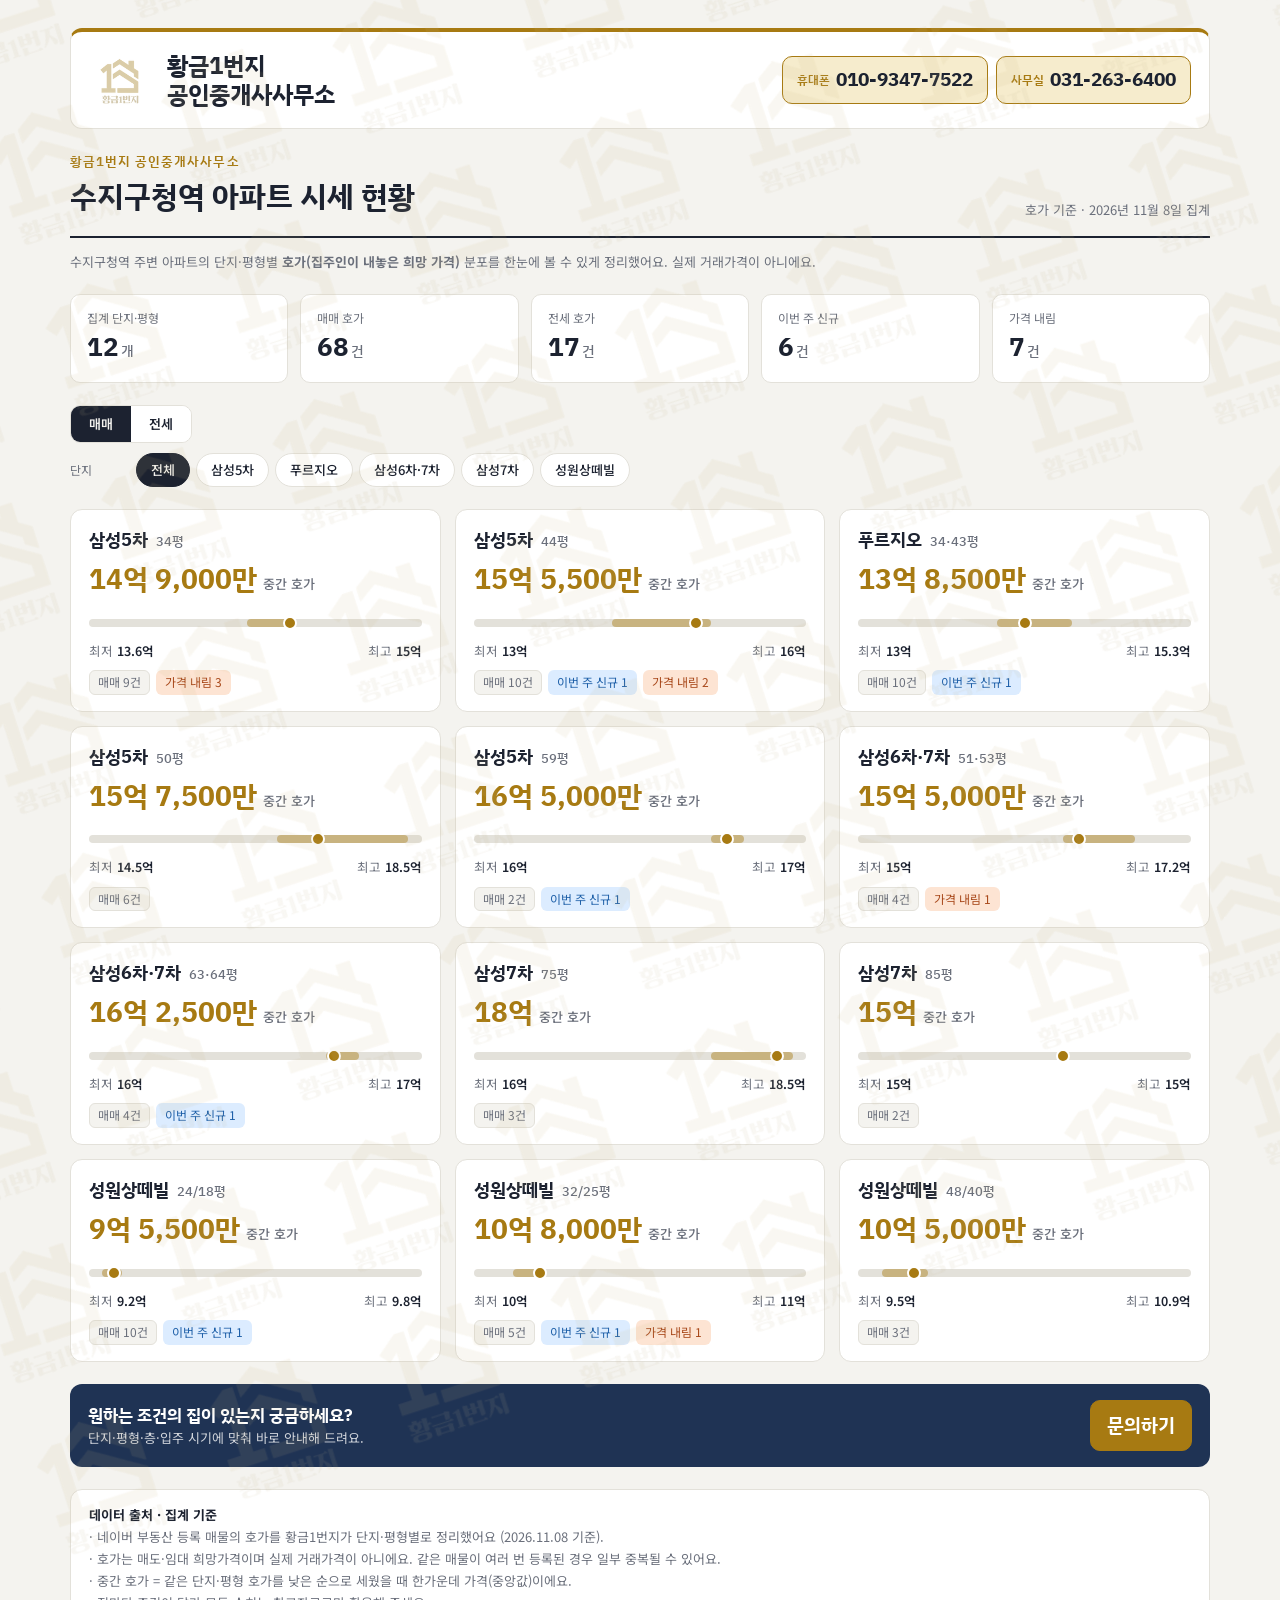
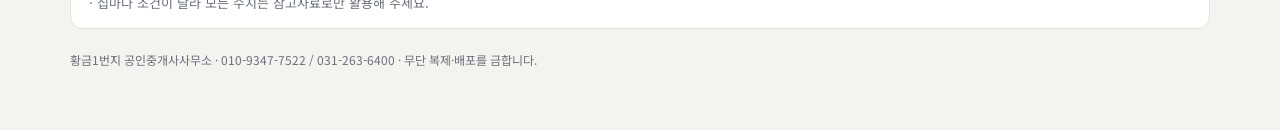
<file: tools/site_base.html>
<!DOCTYPE html>
<html lang="ko">
<head>
<meta charset="utf-8">
<meta name="robots" content="noindex, nofollow, noarchive">
<meta name="googlebot" content="noindex, nofollow">
<meta name="NaverBot" content="noindex, nofollow">
<meta name="Yeti" content="noindex, nofollow">
<meta name="viewport" content="width=device-width, initial-scale=1">
<title>수지구청역 아파트 시세 현황 | 황금1번지 공인중개사사무소</title>
<meta name="description" content="수지구청역 주변 아파트 단지·평형별 호가 시세 · 황금1번지 공인중개사사무소 010-9347-7522 / 031-263-6400">
<meta property="og:type" content="website">
<meta property="og:title" content="수지구청역 아파트 시세 현황">
<meta property="og:description" content="황금1번지 공인중개사사무소 · 010-9347-7522 / 031-263-6400">
<meta property="og:url" content="https://kym07-30.github.io/">
<meta property="og:site_name" content="황금1번지 공인중개사사무소">
<meta property="og:image" content="https://kym07-30.github.io/og.png">
<meta property="og:image:width" content="1200">
<meta property="og:image:height" content="630">
<meta name="twitter:card" content="summary_large_image">
<link rel="icon" href="icon.png"><link rel="apple-touch-icon" href="icon.png">
<link rel="preconnect" href="https://fonts.googleapis.com">
<link rel="preconnect" href="https://fonts.gstatic.com" crossorigin>
<link href="https://fonts.googleapis.com/css2?family=IBM+Plex+Sans+KR:wght@500;600;700&family=Noto+Sans+KR:wght@400;500;700&display=swap" rel="stylesheet">
<style>
:root{
  --bg:#f4f3ef; --surface:#ffffff; --ink:#1c2230; --muted:#6a6f7b; --line:#e3e1da;
  --gold:#a77a12; --gold-soft:#f6eccd; --navy:#1f3354; --navy-soft:#e5eaf3;
  --jeonse:#2f6b5a; --jeonse-soft:#e1efe9; --warn:#a2491f; --lilac:#e6dcfb; --lilac-ink:#3f2a75; --wolse:#a8481a; --wolse-soft:#fde4d3;
  --font-display:"IBM Plex Sans KR","Noto Sans KR",system-ui,sans-serif;
  --font-body:"Noto Sans KR",system-ui,-apple-system,"Apple SD Gothic Neo","Malgun Gothic",sans-serif;
  color-scheme:light;
}
@media (prefers-color-scheme: dark){
  :root{
    --bg:#13161c; --surface:#1b1f27; --ink:#e9e7e1; --muted:#9a9ea8; --line:#2c313b;
    --gold:#e2b44a; --gold-soft:#3a3020; --navy:#a9bde0; --navy-soft:#24304a;
    --jeonse:#7fc6ae; --jeonse-soft:#1e3830; --warn:#e99a72; --lilac:#4a3a78; --lilac-ink:#efe8ff; --wolse:#f2a77c; --wolse-soft:#43271a; color-scheme:dark;
  }
}
*{box-sizing:border-box}
html,body{margin:0}
body{background:var(--bg);color:var(--ink);font-family:var(--font-body);font-size:15px;line-height:1.55;-webkit-font-smoothing:antialiased}
.wrap{max-width:1180px;margin:0 auto;padding:28px 20px 60px;display:flex;flex-direction:column;gap:22px}
header{display:flex;flex-wrap:wrap;align-items:flex-end;justify-content:space-between;gap:14px;border-bottom:2px solid var(--ink);padding-bottom:16px}
.brand{font-family:var(--font-display);font-size:13px;font-weight:600;letter-spacing:.08em;color:var(--gold)}
h1{font-family:var(--font-display);font-size:30px;font-weight:700;margin:2px 0 0;text-wrap:balance}
.asof{font-size:13px;color:var(--muted)}
button{font:inherit;font-size:13px;font-weight:500;border:1px solid var(--line);background:var(--surface);color:var(--ink);border-radius:8px;padding:7px 12px;cursor:pointer}
button:hover{border-color:var(--ink)}
button:focus-visible,input:focus-visible{outline:2px solid var(--gold);outline-offset:2px}
.stats{display:grid;grid-template-columns:repeat(auto-fit,minmax(150px,1fr));gap:12px}
.stat{background:var(--surface);border:1px solid var(--line);border-radius:10px;padding:14px 16px}
.stat .k{font-size:12px;color:var(--muted)}
.stat .v{font-family:var(--font-display);font-size:26px;font-weight:700;font-variant-numeric:tabular-nums}
.stat .v small{font-size:14px;font-weight:500;color:var(--muted);margin-left:2px}
.controls{display:flex;flex-wrap:wrap;gap:10px;align-items:center}
.chip{border-radius:999px;padding:6px 14px}
.chip[aria-pressed="true"]{background:var(--ink);color:var(--bg);border-color:var(--ink)}
input[type=search]{font:inherit;font-size:14px;border:1px solid var(--line);background:var(--surface);color:var(--ink);border-radius:8px;padding:7px 12px;flex:1;min-width:180px}
.empty{padding:40px;text-align:center;color:var(--muted);border:1px dashed var(--line);border-radius:12px}
.pill{font-size:12px;font-weight:700;border-radius:6px;padding:3px 9px;white-space:nowrap}
.pill.sale{background:var(--navy-soft);color:var(--navy)}
.pill.jeonse{background:var(--jeonse-soft);color:var(--jeonse)}
.pill.wolse{background:var(--wolse-soft);color:var(--wolse)}
.pill.other{background:var(--gold-soft);color:var(--gold)}
.chiprow{display:flex;gap:6px;flex-wrap:wrap;align-items:center}
.controls{flex-direction:column;align-items:stretch}
.sortbox{display:inline-flex;align-items:center;gap:6px}
.sortbox select{font:inherit;font-size:14px;border:1px solid var(--line);background:var(--surface);color:var(--ink);border-radius:8px;padding:6px 10px}
.chip.tog[aria-pressed="true"]{background:var(--gold);border-color:var(--gold);color:#fff}
.chip[disabled]{opacity:.4;cursor:default}
details.more{background:var(--surface);border:1px solid var(--line);border-radius:10px}
details.more summary{cursor:pointer;padding:10px 14px;font-weight:600;font-size:14px;display:flex;align-items:center;gap:8px;list-style:none}
details.more summary::-webkit-details-marker{display:none}
details.more summary::before{content:"▸";color:var(--muted);transition:transform .15s}
details.more[open] summary::before{transform:rotate(90deg)}
.morehint{font-weight:400;color:var(--muted);font-size:13px}
.morecnt{margin-left:auto;background:var(--gold);color:#fff;border-radius:999px;font-size:12px;padding:1px 8px}
.morecnt:empty{display:none}
.morebody{padding:4px 14px 12px;display:flex;flex-direction:column;gap:10px;border-top:1px solid var(--line)}
.morebody .chiprow{padding-top:8px}
.chiprow .lab{min-width:58px}
.fnote{margin:0;font-size:12px;color:var(--muted)}
.resbar{display:flex;align-items:center;justify-content:space-between;gap:8px;font-size:14px}
.resbar b{color:var(--gold)}
.chiprow .lab{font-size:12px;color:var(--muted);margin-right:2px}
.agroup{background:var(--surface);border:1px solid var(--line);border-radius:12px;overflow:hidden}
.agroup h2{margin:0;font-family:var(--font-display);font-size:18px}
.agroup summary{list-style:none;cursor:pointer;padding:12px 16px;display:flex;align-items:baseline;gap:10px;flex-wrap:wrap;user-select:none}
.agroup summary::-webkit-details-marker{display:none}
.agroup summary::before{content:"▸";color:var(--muted);font-size:14px;transition:transform .15s;display:inline-block}
.agroup[open] summary::before{transform:rotate(90deg)}
.agroup[open] summary{border-bottom:1px solid var(--line)}
.agroup summary:hover{background:color-mix(in srgb,var(--bg) 60%,var(--surface))}
.agroup summary:focus-visible{outline:2px solid var(--gold);outline-offset:-2px}
.agroup summary .meta{font-size:13px;color:var(--muted)}
.agroup summary .sean{font-size:12px;background:var(--lilac);color:var(--lilac-ink);border-radius:4px;padding:1px 6px}
mark.lilac{background:var(--lilac);color:var(--lilac-ink);border-radius:3px;padding:1px 3px;-webkit-box-decoration-break:clone;box-decoration-break:clone}
.foldall{display:flex;gap:6px;justify-content:flex-end;margin-bottom:-6px}
.tscroll{overflow-x:auto}
table.av{width:100%;border-collapse:collapse;font-size:14.5px;min-width:560px;table-layout:fixed}
table.av col.c-dong{width:120px}table.av col.c-fl{width:96px}table.av col.c-pr{width:150px}
table.av th{text-align:left;font-size:12px;font-weight:500;color:var(--muted);padding:8px 16px;background:color-mix(in srgb,var(--bg) 55%,var(--surface));white-space:nowrap}
table.av td{padding:10px 16px;border-top:1px solid var(--line);vertical-align:top;line-height:1.45}
table.av td.dong{font-weight:600;font-variant-numeric:tabular-nums;white-space:nowrap}
table.av td.fl{font-variant-numeric:tabular-nums;color:var(--muted);white-space:nowrap}
table.av td.pr{font-family:var(--font-display);font-weight:700;color:var(--gold);font-variant-numeric:tabular-nums;white-space:pre-line}
table.av td.memo2{white-space:pre-line;overflow-wrap:anywhere}
.gsub{display:block;font-size:12px;font-weight:400;color:var(--muted)}
table.av tr.tsub td{padding:12px 16px 6px;border-top:1px solid var(--line);background:none}
table.av tr.tsub.sale td{box-shadow:inset 3px 0 0 var(--navy)}
table.av tr.tsub.jeonse td{box-shadow:inset 3px 0 0 var(--jeonse)}
table.av tr.tsub.wolse td{box-shadow:inset 3px 0 0 var(--wolse)}
table.av tr.tsub + tr td{border-top:0}
.tcount{font-size:12px;color:var(--muted);margin-left:8px}
table.av tbody tr:not(.tsub):hover td{background:color-mix(in srgb,var(--bg) 45%,var(--surface))}
table.av tr.newrow td:first-child{box-shadow:inset 3px 0 0 #3b82d6}
table.av tr.newrow td{background:color-mix(in srgb,#dcecff 45%,transparent)}
.chg{display:block;font-size:12px;color:var(--warn);font-weight:500;font-family:var(--font-body)}
.newtag{font-size:11px;font-weight:700;color:#1d5fa8;background:#dcecff;border-radius:4px;padding:1px 6px;margin-right:4px;white-space:nowrap}
footer{font-size:12px;color:var(--muted)}
@media (max-width:420px){h1{font-size:24px}}
@media (prefers-reduced-motion:reduce){*{transition:none!important}}

/* 워터마크: 화면 전체에 로고를 연하게 깔고, 표 위에도 겹치게 해서 캡처해도 남도록 */
.wm{position:fixed;inset:-50%;z-index:50;pointer-events:none;background-image:url([data-uri]);background-size:180px 180px;background-repeat:repeat;opacity:.15;transform:rotate(-18deg)}
@media print{.wm{position:fixed}}
.office{display:flex;align-items:center;gap:14px}
.office img{width:64px;height:64px;flex:none}
.oname{font-family:var(--font-display);font-size:24px;font-weight:700;line-height:1.2}
.contact{display:flex;flex-wrap:wrap;gap:8px}
.tel{cursor:pointer;display:inline-flex;align-items:center;gap:6px;font-family:var(--font-display);font-size:19px;font-weight:700;color:var(--ink);background:var(--gold-soft);border:1px solid var(--gold);border-radius:10px;padding:8px 14px;text-decoration:none;font-variant-numeric:tabular-nums}
.toast{position:fixed;left:50%;bottom:24px;transform:translateX(-50%);background:var(--ink);color:var(--bg);padding:10px 16px;border-radius:999px;font-size:14px;z-index:60}.toast[hidden]{display:none}
.sheet-bg{position:fixed;inset:0;background:rgba(10,12,18,.45);z-index:70;display:flex;align-items:flex-end;justify-content:center;padding:16px}
.sheet-bg[hidden]{display:none}
.sheet{background:var(--surface);color:var(--ink);width:min(420px,100%);border-radius:16px;padding:18px;display:flex;flex-direction:column;gap:10px;box-shadow:0 20px 50px rgba(0,0,0,.25)}
.sheet .num{font-family:var(--font-display);font-size:26px;font-weight:700;text-align:center;font-variant-numeric:tabular-nums;-webkit-user-select:text;user-select:text}
.sheet .sub{font-size:13px;color:var(--muted);text-align:center;margin-top:-6px}
.sheet a,.sheet button{font:inherit;font-size:16px;font-weight:600;text-align:center;text-decoration:none;border-radius:10px;padding:13px;border:1px solid var(--line);background:var(--bg);color:var(--ink);cursor:pointer;display:block}
.sheet a.call{background:var(--gold);border-color:var(--gold);color:#fff}
.sheet .cancel{background:none;border:0;color:var(--muted);font-weight:500}
@media (min-width:700px){.sheet-bg{align-items:center}}
.tel small{font-size:12px;font-weight:600;color:var(--gold)}
.tel:hover{background:var(--gold);color:#fff}.tel:hover small{color:#fff}
.topbar{display:flex;flex-wrap:wrap;align-items:center;justify-content:space-between;gap:14px;background:var(--surface);border:1px solid var(--line);border-top:4px solid var(--gold);border-radius:12px;padding:16px 18px}
body{-webkit-user-select:none;user-select:none}
input{-webkit-user-select:text;user-select:text}
@media (max-width:520px){.oname{font-size:20px}.tel{font-size:17px}}

/* 휴대폰: 옆으로 넘기지 않아도 되게, 한 매물을 두 줄로 (동·층·가격 / 상태·메모) */
@media (max-width:600px){
  .tscroll{overflow-x:visible}
  table.av{min-width:0;table-layout:auto}
  table.av colgroup{display:none}
  table.av thead tr,table.av tbody tr:not(.tsub){display:grid;grid-template-columns:78px 72px 1fr;column-gap:4px}
  table.av thead th:nth-child(4){display:none}
  table.av th,table.av td{padding-left:12px;padding-right:6px}
  table.av tbody tr:not(.tsub){border-top:1px solid var(--line)}
  table.av tbody tr:not(.tsub) td{border-top:0;padding-top:10px;padding-bottom:2px}
  table.av td.pr{text-align:right;padding-right:12px}
  table.av thead th:nth-child(3){text-align:right;padding-right:12px}
  table.av td.memo2{grid-column:1/-1;padding:2px 12px 10px;font-size:14px;color:var(--ink)}
  table.av td.memo2:empty{display:none}
  table.av tr.tsub{display:table-row}
  table.av tr.tsub + tr{border-top:0}
}
</style>
<style>
.note{font-size:13px;color:var(--muted);margin:-8px 0 0}
.seg{display:inline-flex;border:1px solid var(--line);border-radius:10px;overflow:hidden;background:var(--surface)}
.seg button{border:0;border-radius:0;padding:8px 18px;font-weight:600}
.seg button[aria-pressed="true"]{background:var(--ink);color:var(--bg)}
.cards{display:grid;grid-template-columns:repeat(auto-fill,minmax(340px,1fr));gap:14px}
.mk{background:var(--surface);border:1px solid var(--line);border-radius:12px;padding:16px 18px;display:flex;flex-direction:column;gap:10px}
.mk h2{margin:0;font-family:var(--font-display);font-size:18px;display:flex;align-items:baseline;gap:8px;flex-wrap:wrap}
.mk h2 small{font-size:13px;font-weight:500;color:var(--muted)}
.mk .med{font-family:var(--font-display);font-size:28px;font-weight:700;color:var(--gold);font-variant-numeric:tabular-nums;line-height:1.1}
.mk .med span{font-size:13px;font-weight:500;color:var(--muted);margin-left:6px;font-family:var(--font-body)}
.rng{position:relative;height:8px;border-radius:99px;background:var(--line);margin:14px 0 4px}
.rng .bar{position:absolute;top:0;bottom:0;border-radius:99px;background:color-mix(in srgb,var(--gold) 45%,transparent)}
.rng .dot{position:absolute;top:50%;width:14px;height:14px;border-radius:50%;background:var(--gold);border:2px solid var(--surface);transform:translate(-50%,-50%)}
.rlab{display:flex;justify-content:space-between;font-size:12.5px;color:var(--muted);font-variant-numeric:tabular-nums}
.rlab b{color:var(--ink);font-weight:600}
.tags{display:flex;gap:6px;flex-wrap:wrap}
.tag{font-size:12px;border-radius:6px;padding:2px 8px;background:var(--bg);color:var(--muted);border:1px solid var(--line)}
.tag.new{background:#dcecff;color:#1d5fa8;border-color:transparent}
.tag.dn{background:var(--wolse-soft);color:var(--wolse);border-color:transparent}
.empty{padding:30px;text-align:center;color:var(--muted);border:1px dashed var(--line);border-radius:12px}
.src{background:var(--surface);border:1px solid var(--line);border-radius:12px;padding:14px 18px;font-size:13px;color:var(--muted);line-height:1.7}
.src b{color:var(--ink)}
.src p{margin:0}
.cta{display:flex;flex-wrap:wrap;gap:10px;align-items:center;justify-content:space-between;background:var(--navy);color:#fff;border-radius:12px;padding:16px 18px}
.cta .t{font-family:var(--font-display);font-size:17px;font-weight:700}
.cta .s{font-size:13px;opacity:.8}
.cta button{background:var(--gold);color:#fff;border-color:var(--gold);font-weight:700;padding:10px 16px}
@media (prefers-color-scheme: dark){.cta{background:#24304a}}
@media (max-width:420px){.cards{grid-template-columns:1fr}}
</style>
</head>
<body>
<div class="wm" aria-hidden="true"></div>
<div class="sheet-bg" id="sheetBg" hidden>
  <div class="sheet" role="dialog" aria-modal="true" aria-labelledby="sNum">
    <div class="num" id="sNum"></div>
    <div class="sub" id="sSub">원하시는 방법을 골라 주세요</div>
    <a class="call" id="sCall" target="_blank" rel="noopener">전화 걸기</a>
    <a id="sSms" target="_blank" rel="noopener">문자 보내기</a>
    <button type="button" id="sCopy">번호 복사</button>
    <button type="button" class="cancel" id="sClose">닫기</button>
  </div>
</div>
<div class="toast" id="toast" hidden></div>
<div class="wrap">
  <section class="topbar" aria-label="사무소 정보">
    <div class="office">
      <img src="[data-uri]" alt="황금1번지 로고">
      <div class="oname">황금1번지<br>공인중개사사무소</div>
    </div>
    <div class="contact">
      <button type="button" class="tel" data-num="010-9347-7522" data-sms="1"><small>휴대폰</small>010-9347-7522</button>
      <button type="button" class="tel" data-num="031-263-6400"><small>사무실</small>031-263-6400</button>
    </div>
  </section>
  <header>
    <div>
      <div class="brand">황금1번지 공인중개사사무소</div>
      <h1>수지구청역 아파트 시세 현황</h1>
    </div>
    <div class="asof">호가 기준 · 2026년 11월 8일 집계</div>
  </header>

  <p class="note">수지구청역 주변 아파트의 단지·평형별 <b>호가(집주인이 내놓은 희망 가격)</b> 분포를 한눈에 볼 수 있게 정리했어요. 실제 거래가격이 아니에요.</p>
  <section class="stats" id="stats" aria-label="요약"></section>
  <section class="controls" aria-label="보기">
    <div class="chiprow"><div class="seg" role="group" aria-label="거래 유형"><button type="button" data-t="sale" aria-pressed="true">매매</button><button type="button" data-t="jeon" aria-pressed="false">전세</button></div></div>
    <div class="chiprow" id="cxChips" role="group" aria-label="단지"></div>
  </section>
  <section class="cards" id="cards" aria-live="polite"></section>
  <section class="cta"><div><div class="t">원하는 조건의 집이 있는지 궁금하세요?</div><div class="s">단지·평형·층·입주 시기에 맞춰 바로 안내해 드려요.</div></div><button type="button" class="tel" data-num="010-9347-7522" data-sms="1">문의하기</button></section>
  <section class="src">
    <p><b>데이터 출처 · 집계 기준</b></p>
    <p>· 네이버 부동산 등록 매물의 호가를 황금1번지가 단지·평형별로 정리했어요 (2026.11.08 기준).</p>
    <p>· 호가는 매도·임대 희망가격이며 실제 거래가격이 아니에요. 같은 매물이 여러 번 등록된 경우 일부 중복될 수 있어요.</p>
    <p>· 중간 호가 = 같은 단지·평형 호가를 낮은 순으로 세웠을 때 한가운데 가격(중앙값)이에요.</p>
    <p>· 집마다 조건이 달라 모든 수치는 참고자료로만 활용해 주세요.</p>
  </section>
  <footer>황금1번지 공인중개사사무소 · 010-9347-7522 / 031-263-6400 · 무단 복제·배포를 금합니다.</footer>
</div>

<script>
(function(){
  const AGG = {"groups": [{"cx": "삼성5차", "py": "34평", "k": 101, "sale": {"n": 9, "min": 13.6, "med": 14.9, "max": 15.0}, "jeon": {"n": 1, "min": 7.5, "med": 7.5, "max": 7.5}, "wol": 0, "new": 0, "down": 3}, {"cx": "삼성5차", "py": "44평", "k": 111, "sale": {"n": 10, "min": 13.0, "med": 15.55, "max": 16.0}, "jeon": {"n": 2, "min": 8.0, "med": 8.25, "max": 8.5}, "wol": 2, "new": 1, "down": 2}, {"cx": "푸르지오", "py": "34·43평", "k": 121, "sale": {"n": 10, "min": 13.0, "med": 13.85, "max": 15.3}, "jeon": {"n": 1, "min": 7.6, "med": 7.6, "max": 7.6}, "wol": 1, "new": 1, "down": 0}, {"cx": "삼성5차", "py": "50평", "k": 2801, "sale": {"n": 6, "min": 14.5, "med": 15.75, "max": 18.5}, "jeon": null, "wol": 0, "new": 0, "down": 0}, {"cx": "삼성5차", "py": "59평", "k": 2811, "sale": {"n": 2, "min": 16.0, "med": 16.5, "max": 17.0}, "jeon": {"n": 1, "min": 9.5, "med": 9.5, "max": 9.5}, "wol": 0, "new": 1, "down": 0}, {"cx": "삼성6차·7차", "py": "51·53평", "k": 2821, "sale": {"n": 4, "min": 15.0, "med": 15.5, "max": 17.2}, "jeon": {"n": 2, "min": 7.5, "med": 9.0, "max": 10.5}, "wol": 0, "new": 0, "down": 1}, {"cx": "삼성6차·7차", "py": "63·64평", "k": 4801, "sale": {"n": 4, "min": 16.0, "med": 16.25, "max": 17.0}, "jeon": {"n": 1, "min": 8.0, "med": 8.0, "max": 8.0}, "wol": 0, "new": 1, "down": 0}, {"cx": "삼성7차", "py": "75평", "k": 4811, "sale": {"n": 3, "min": 16.0, "med": 18.0, "max": 18.5}, "jeon": null, "wol": 0, "new": 0, "down": 0}, {"cx": "삼성7차", "py": "85평", "k": 4821, "sale": {"n": 2, "min": 15.0, "med": 15.0, "max": 15.0}, "jeon": null, "wol": 0, "new": 0, "down": 0}, {"cx": "성원상떼빌", "py": "24/18평", "k": 6601, "sale": {"n": 10, "min": 9.2, "med": 9.55, "max": 9.8}, "jeon": {"n": 1, "min": 5.0, "med": 5.0, "max": 5.0}, "wol": 1, "new": 1, "down": 0}, {"cx": "성원상떼빌", "py": "32/25평", "k": 6611, "sale": {"n": 5, "min": 10.0, "med": 10.8, "max": 11.0}, "jeon": {"n": 7, "min": 5.2, "med": 5.6, "max": 6.0}, "wol": 2, "new": 1, "down": 1}, {"cx": "성원상떼빌", "py": "48/40평", "k": 6621, "sale": {"n": 3, "min": 9.5, "med": 10.5, "max": 10.9}, "jeon": {"n": 1, "min": 7.0, "med": 7.0, "max": 7.0}, "wol": 2, "new": 0, "down": 0}], "tot": {"all": 93, "sale": 68, "jeon": 17, "wol": 8, "new": 6, "down": 7}};
  const $ = id => document.getElementById(id);
  document.addEventListener("contextmenu", e => e.preventDefault());
  const esc = s => String(s ?? "").replace(/[&<>"]/g, c => ({"&":"&amp;","<":"&lt;",">":"&gt;",'"':"&quot;"}[c]));
  let T = "sale", CX = "전체";
  function eok(n){ const e = Math.floor(n + 1e-9), m = Math.round((n - e) * 10000); return m ? (e ? e + "억 " : "") + m.toLocaleString("ko-KR") + "만" : e + "억"; }
  function short(n){ return (Math.round(n * 100) / 100) + "억"; }
  function render(){
    const tt = AGG.tot;
    $("stats").innerHTML = [["집계 단지·평형", AGG.groups.length, "개"], ["매매 호가", tt.sale, "건"], ["전세 호가", tt.jeon, "건"], ["이번 주 신규", tt.new, "건"], ["가격 내림", tt.down, "건"]]
      .map(([k,v,u]) => `<div class="stat"><div class="k">${k}</div><div class="v">${v}<small>${u}</small></div></div>`).join("");
    document.querySelectorAll(".seg button").forEach(b => b.setAttribute("aria-pressed", String(b.dataset.t === T)));
    const cxs = ["전체", ...Array.from(new Set(AGG.groups.map(g => g.cx)))];
    $("cxChips").innerHTML = `<span class="lab">단지</span>` + cxs.map(c => `<button type="button" class="chip" data-cx="${esc(c)}" aria-pressed="${c === CX}">${esc(c)}</button>`).join("");
    const list = AGG.groups.filter(g => g[T] && (CX === "전체" || g.cx === CX));
    if (!list.length){ $("cards").innerHTML = `<div class="empty">이 조건의 호가 정보가 없어요.</div>`; return; }
    const lo = Math.min(...list.map(g => g[T].min)), hi = Math.max(...list.map(g => g[T].max));
    const pos = v => hi === lo ? 50 : 4 + (v - lo) / (hi - lo) * 92;
    $("cards").innerHTML = list.map(g => { const a = g[T];
      const tags = [`${T === "sale" ? "매매" : "전세"} ${a.n}건`]
        .concat(g.wol && T === "jeon" ? [`월세 ${g.wol}건`] : []);
      return `<article class="mk">
        <h2>${esc(g.cx)} <small>${esc(g.py)}</small></h2>
        <div class="med">${eok(a.med)}<span>중간 호가</span></div>
        <div class="rng" aria-hidden="true"><div class="bar" style="left:${pos(a.min)}%;right:${100 - pos(a.max)}%"></div><div class="dot" style="left:${pos(a.med)}%"></div></div>
        <div class="rlab"><span>최저 <b>${short(a.min)}</b></span><span>최고 <b>${short(a.max)}</b></span></div>
        <div class="tags">${tags.map(x => `<span class="tag">${x}</span>`).join("")}${g.new ? `<span class="tag new">이번 주 신규 ${g.new}</span>` : ""}${g.down ? `<span class="tag dn">가격 내림 ${g.down}</span>` : ""}</div>
      </article>`; }).join("");
  }
  document.querySelector(".seg").addEventListener("click", e => { const b = e.target.closest("button[data-t]"); if (b){ T = b.dataset.t; render(); } });
  $("cxChips").addEventListener("click", e => { const b = e.target.closest("button[data-cx]"); if (b){ CX = b.dataset.cx; render(); } });
  // 전화 버튼: 바로 걸지 않고, 번호를 보여준 뒤 전화·문자·복사 중 고르게 한다.
  // 전화 걸기는 휴대폰 전화 앱에 번호만 입력된 상태로 열린다(통화 버튼은 본인이 누름).
  function toast(msg){ const t = $("toast"); t.textContent = msg; t.hidden = false; clearTimeout(t._h); t._h = setTimeout(() => t.hidden = true, 2500); }
  function closeSheet(){ $("sheetBg").hidden = true; }
  document.querySelectorAll("button.tel").forEach(b => b.addEventListener("click", () => {
    const num = b.dataset.num, raw = num.replace(/\D/g, "");
    $("sNum").textContent = num;
    $("sSub").textContent = b.querySelector("small").textContent + " · 원하시는 방법을 골라 주세요";
    $("sCall").href = "tel:" + raw;
    $("sSms").href = "sms:" + raw;
    $("sSms").hidden = !b.dataset.sms;
    $("sheetBg").hidden = false;
  }));
  $("sCopy").addEventListener("click", () => {
    const num = $("sNum").textContent;
    try { navigator.clipboard.writeText(num).then(() => { toast(num + " 복사했어요"); closeSheet(); }, () => toast("복사가 안 되면 번호를 길게 눌러 복사해 주세요")); }
    catch(_){ toast("복사가 안 되면 번호를 길게 눌러 복사해 주세요"); }
  });
  $("sClose").addEventListener("click", closeSheet);
  $("sheetBg").addEventListener("click", e => { if (e.target === $("sheetBg")) closeSheet(); });
  document.addEventListener("keydown", e => { if (e.key === "Escape") closeSheet(); });
  render();
})();
</script>
</body>
</html>
</file>
